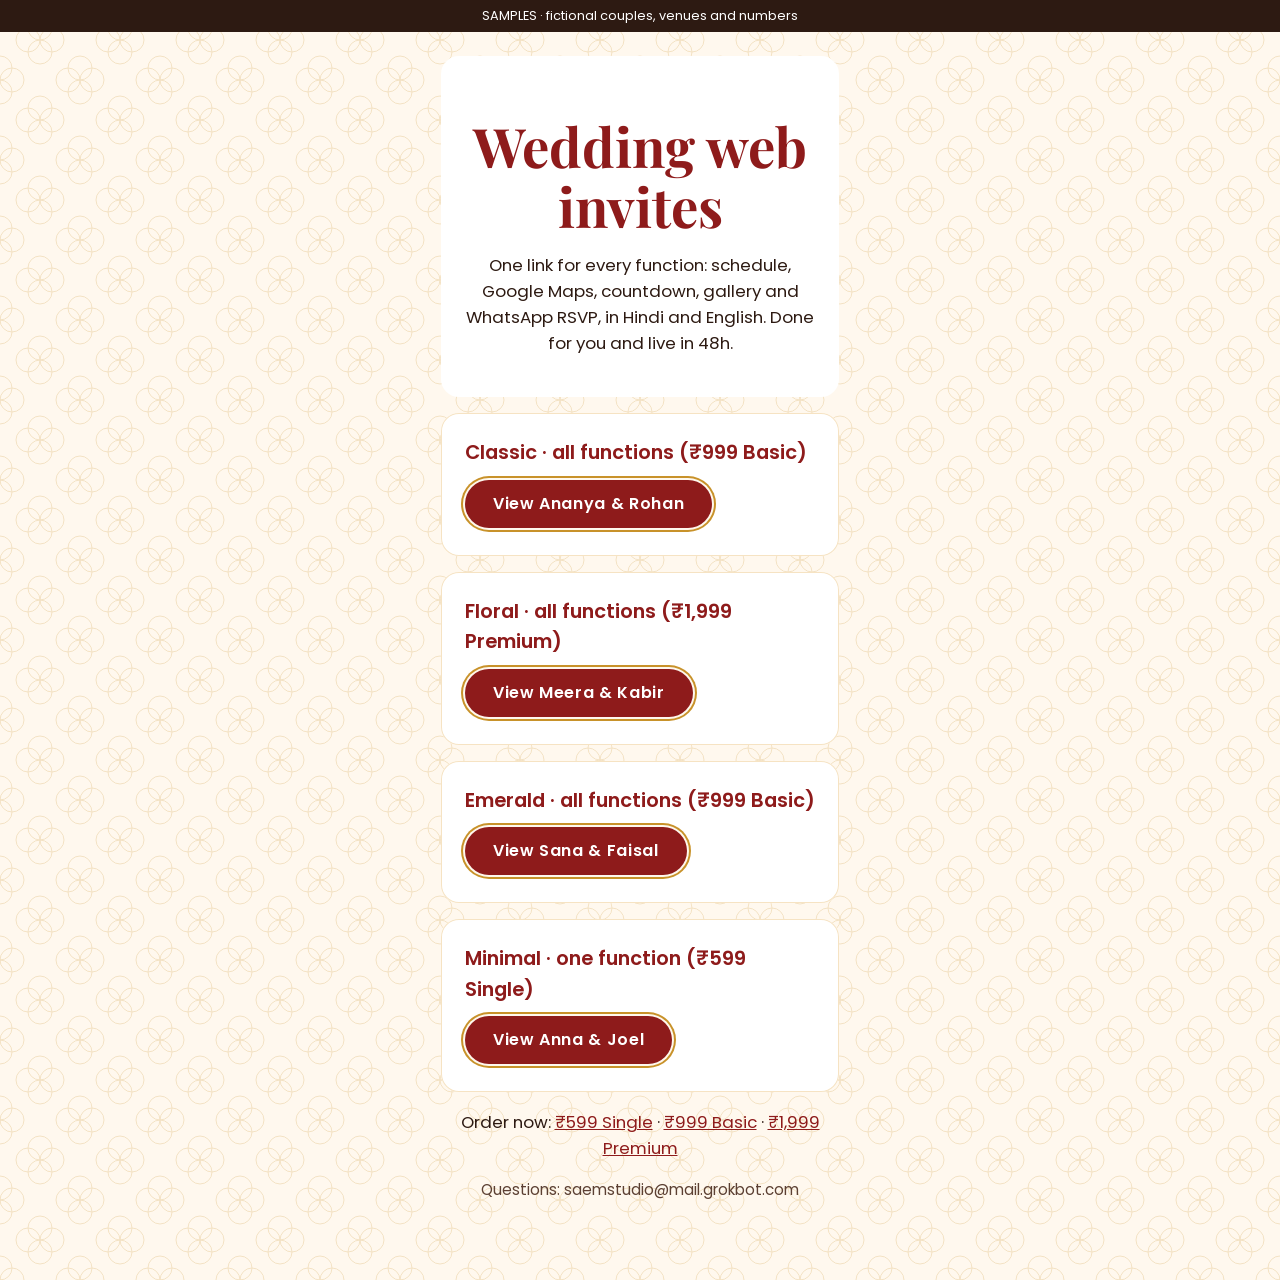
<file: index.html>
<!doctype html><html lang="en" data-style="classic"><head><meta charset="utf-8"><meta name="viewport" content="width=device-width,initial-scale=1"><meta name="robots" content="noindex">
<title>Wedding web invites · samples · saem studio</title><link rel="stylesheet" href="sample-ananya-rohan/assets/fonts.css"><link rel="stylesheet" href="sample-ananya-rohan/assets/tokens.css"><link rel="stylesheet" href="sample-ananya-rohan/assets/invite.css"></head>
<body class="art-bg"><div class="banner">SAMPLES · fictional couples, venues and numbers</div><main class="wrap"><header class="hero"><h1 class="names">Wedding web invites</h1>
<p>One link for every function: schedule, Google Maps, countdown, gallery and WhatsApp RSVP, in Hindi and English. Done for you and live in 48h.</p></header>
<article class="card"><h3>Classic · all functions (₹999 Basic)</h3><a class="rsvp-btn" href="sample-ananya-rohan/">View Ananya &amp; Rohan</a></article>
<article class="card"><h3>Floral · all functions (₹1,999 Premium)</h3><a class="rsvp-btn" href="sample-meera-kabir/">View Meera &amp; Kabir</a></article>
<article class="card"><h3>Emerald · all functions (₹999 Basic)</h3><a class="rsvp-btn" href="sample-sana-faisal/">View Sana &amp; Faisal</a></article>
<article class="card"><h3>Minimal · one function (₹599 Single)</h3><a class="rsvp-btn" href="sample-anna-joel/">View Anna &amp; Joel</a></article>
<p class="center">Order now: <a href="https://saemstudio.gumroad.com/l/wedding-web-invite-single-function">₹599 Single</a> · <a href="https://saemstudio.gumroad.com/l/wedding-web-invite-basic">₹999 Basic</a> · <a href="https://saemstudio.gumroad.com/l/wedding-web-invite-premium">₹1,999 Premium</a></p><p class="center muted">Questions: saemstudio@mail.grokbot.com</p></main></body></html>
</file>
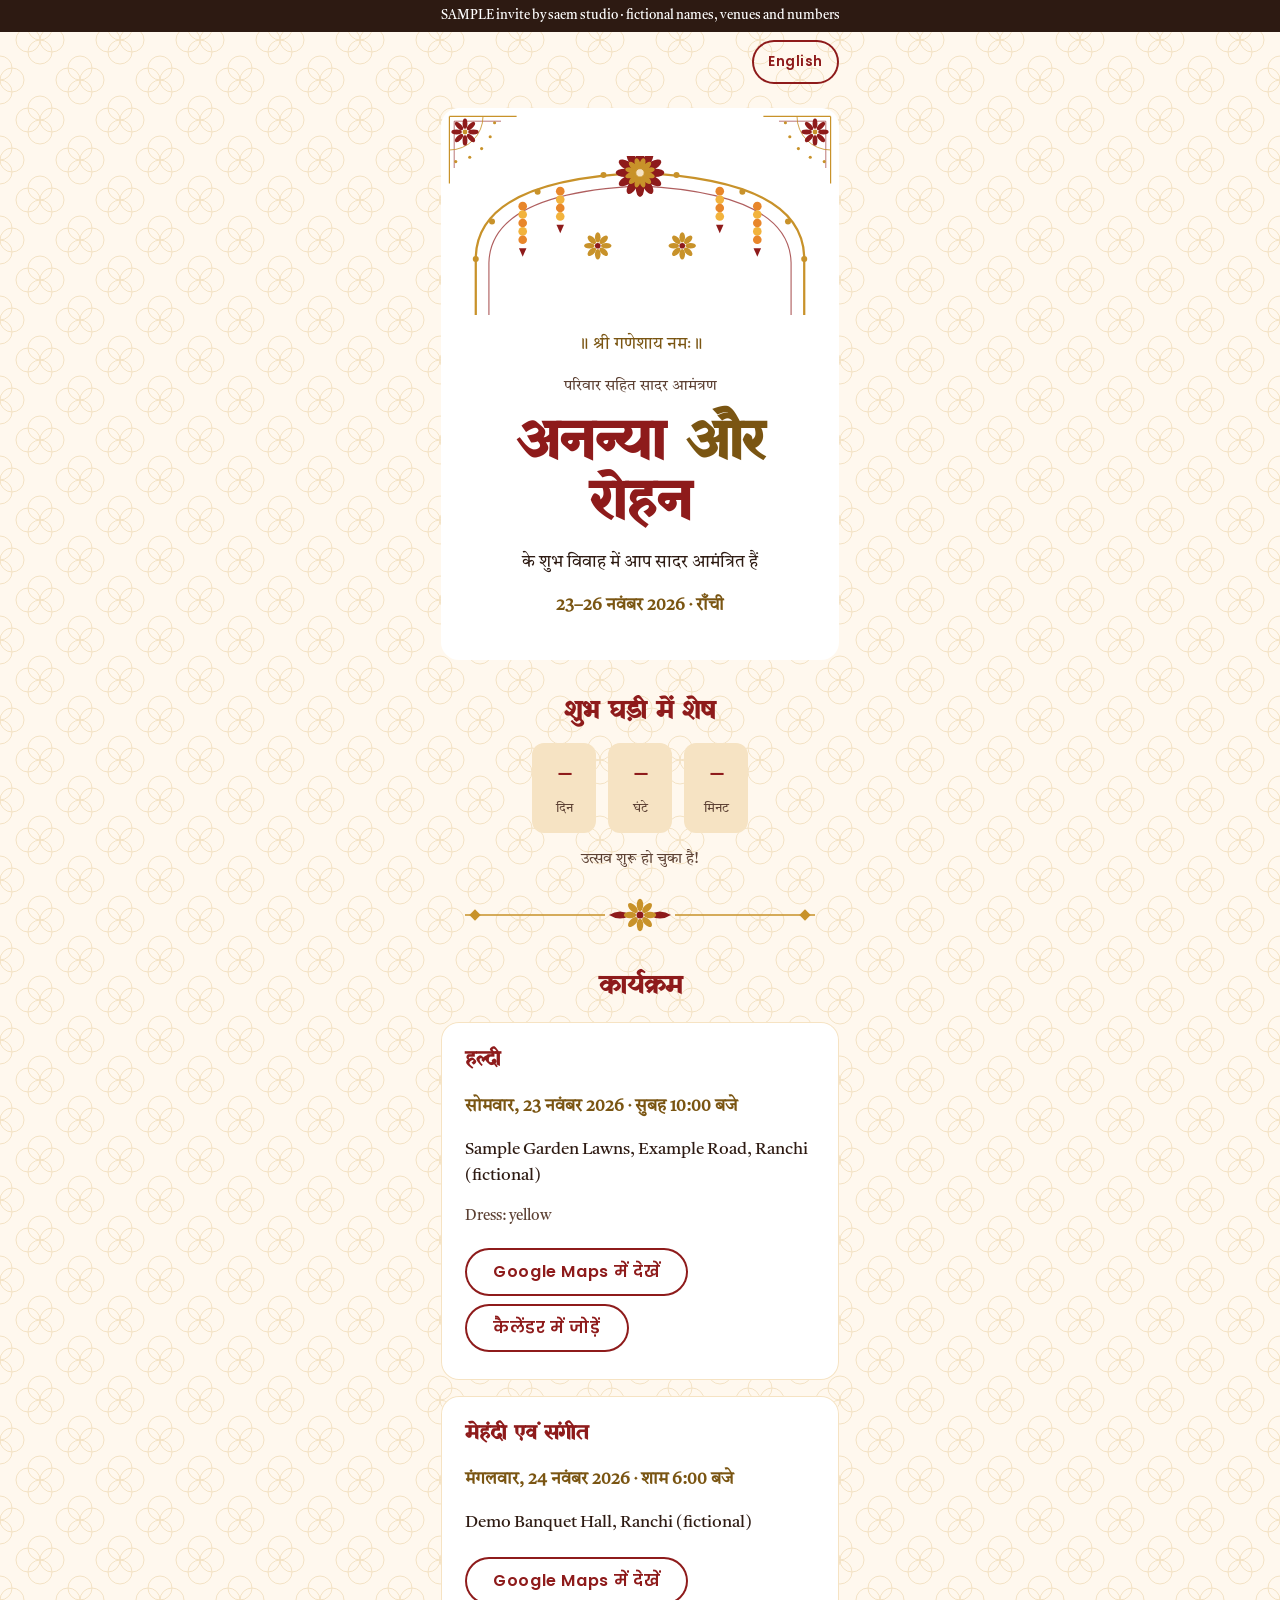
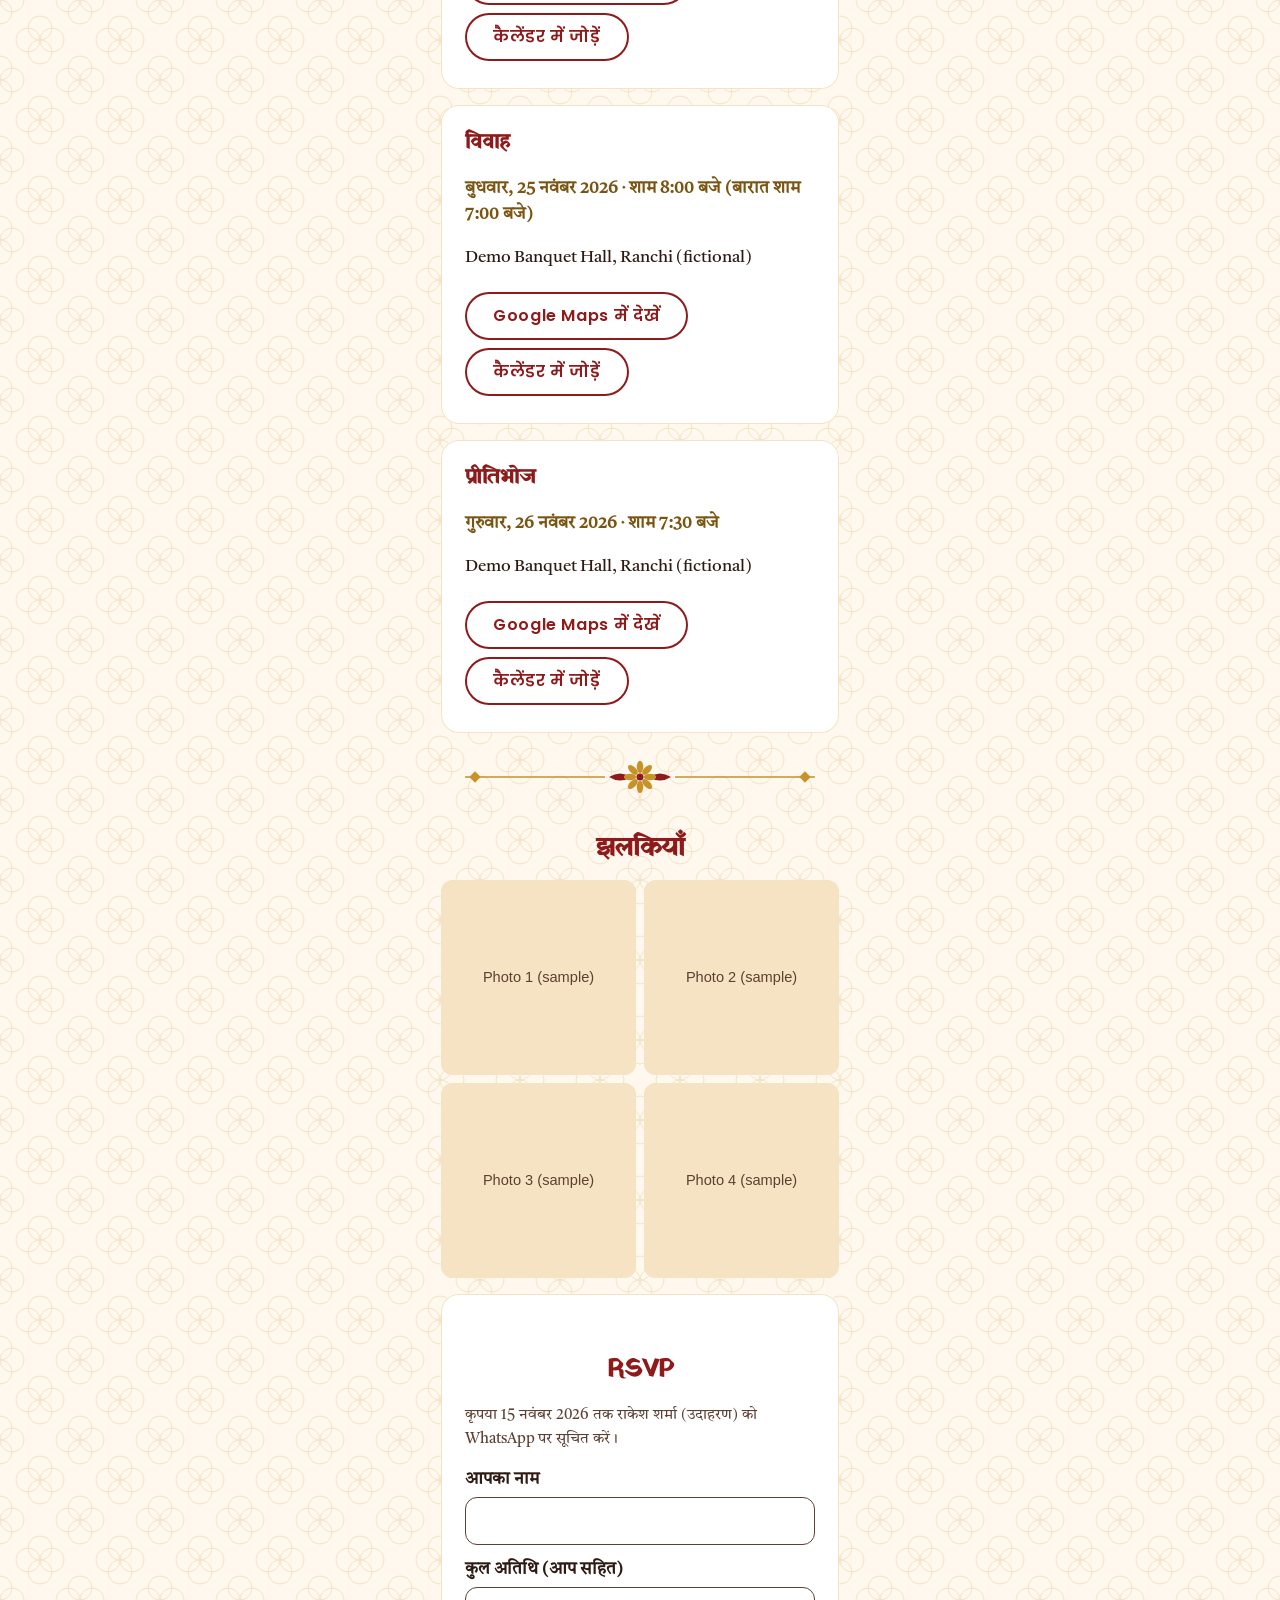
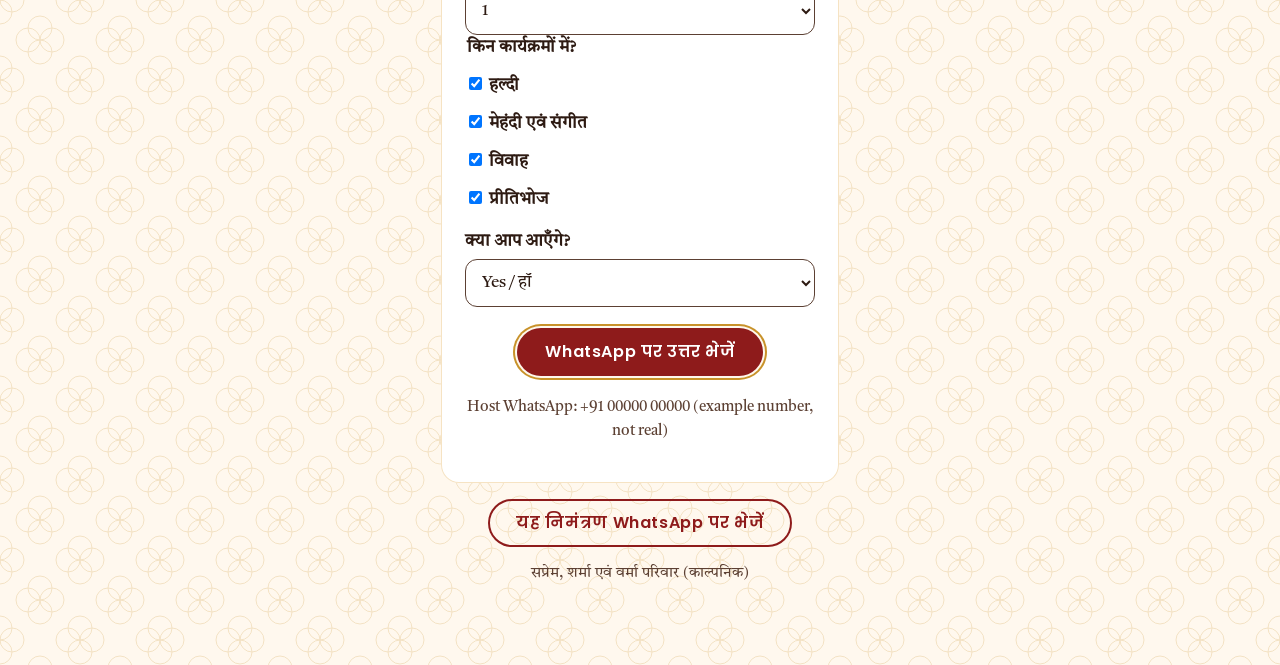
<file: sample-ananya-rohan/index.html>
<!doctype html>
<html lang="hi" data-style="classic">
<head>
<meta charset="utf-8">
<meta name="viewport" content="width=device-width,initial-scale=1">
<meta name="robots" content="noindex,nofollow">
<title>Ananya &amp; Rohan · Wedding Invitation</title>
<meta name="description" content="23–26 November 2026 · Ranchi. Schedule, maps and WhatsApp RSVP.">
<meta property="og:type" content="website">
<meta property="og:title" content="Ananya &amp; Rohan · Wedding Invitation">
<meta property="og:description" content="23–26 November 2026 · Ranchi. Schedule, maps and WhatsApp RSVP.">
<meta property="og:url" content="https://saemali.github.io/invites/sample-ananya-rohan/">
<meta property="og:image" content="https://saemali.github.io/invites/sample-ananya-rohan/og.png">
<meta property="og:image:width" content="1200"><meta property="og:image:height" content="630">
<meta name="twitter:card" content="summary_large_image">
<link rel="stylesheet" href="assets/fonts.css">
<link rel="stylesheet" href="assets/tokens.css">
<link rel="stylesheet" href="assets/invite.css">
</head>
<body class="art-bg">
<div class="banner">SAMPLE invite by saem studio · fictional names, venues and numbers</div>
<div class="topbar"><button class="rsvp-btn secondary lang" id="lt" type="button" aria-label="Switch language / भाषा बदलें"><span data-l="en">हिंदी</span><span data-l="hi">English</span></button></div>
<main class="wrap">
<header class="hero art-frame">
<img class="art-hero" src="assets/classic/hero.svg" alt="">
<p class="kicker"><span data-l="en">|| Shri Ganeshaya Namah ||</span><span data-l="hi">॥ श्री गणेशाय नमः ॥</span></p>
<p class="muted"><span data-l="en">Together with their families</span><span data-l="hi">परिवार सहित सादर आमंत्रण</span></p>
<h1 class="names"><span data-l="en">Ananya <span class="amp">&amp;</span> Rohan</span><span data-l="hi">अनन्या <span class="amp">और</span> रोहन</span></h1>
<p><span data-l="en">invite you to celebrate their wedding</span><span data-l="hi">के शुभ विवाह में आप सादर आमंत्रित हैं</span></p>
<p class="when"><span data-l="en">23–26 November 2026 · Ranchi</span><span data-l="hi">23–26 नवंबर 2026 · राँची</span></p>
</header>
<section aria-labelledby="cdh"><h2 id="cdh"><span data-l="en">Counting down</span><span data-l="hi">शुभ घड़ी में शेष</span></h2>
<div class="cd" id="cd" data-target="2026-11-25T20:00:00+05:30" aria-live="off">
<div><b id="cd-d">–</b><span><span data-l="en">days</span><span data-l="hi">दिन</span></span></div>
<div><b id="cd-h">–</b><span><span data-l="en">hours</span><span data-l="hi">घंटे</span></span></div>
<div><b id="cd-m">–</b><span><span data-l="en">mins</span><span data-l="hi">मिनट</span></span></div></div>
<p class="center muted" id="cd-done" hidden><span data-l="en">The celebrations have begun!</span><span data-l="hi">उत्सव शुरू हो चुका है!</span></p>
</section>
<img class="art-divider" src="assets/classic/divider.svg" alt="">
<section aria-labelledby="evh"><h2 id="evh"><span data-l="en">Schedule</span><span data-l="hi">कार्यक्रम</span></h2>
<article class="card"><h3><span data-l="en">Haldi</span><span data-l="hi">हल्दी</span></h3><p class="when"><span data-l="en">Mon 23 Nov 2026 · 10:00 AM</span><span data-l="hi">सोमवार, 23 नवंबर 2026 · सुबह 10:00 बजे</span></p><p>Sample Garden Lawns, Example Road, Ranchi (fictional)</p><p class="muted">Dress: yellow</p><a class="rsvp-btn secondary" href="https://www.google.com/maps/search/?api=1&amp;query=Ranchi%2C%20Jharkhand" target="_blank" rel="noopener"><span data-l="en">Open in Google Maps</span><span data-l="hi">Google Maps में देखें</span></a> <a class="rsvp-btn secondary" href="https://calendar.google.com/calendar/render?action=TEMPLATE&amp;text=Ananya+%26+Rohan+%E2%80%93+Haldi&amp;dates=20261123T043000Z%2F20261123T073000Z&amp;location=Sample+Garden+Lawns%2C+Example+Road%2C+Ranchi+%28fictional%29&amp;details=Wedding+invitation&amp;ctz=Asia%2FKolkata" target="_blank" rel="noopener"><span data-l="en">Add to Google Calendar</span><span data-l="hi">कैलेंडर में जोड़ें</span></a></article>
<article class="card"><h3><span data-l="en">Mehendi &amp; Sangeet</span><span data-l="hi">मेहंदी एवं संगीत</span></h3><p class="when"><span data-l="en">Tue 24 Nov 2026 · 6:00 PM</span><span data-l="hi">मंगलवार, 24 नवंबर 2026 · शाम 6:00 बजे</span></p><p>Demo Banquet Hall, Ranchi (fictional)</p><a class="rsvp-btn secondary" href="https://www.google.com/maps/search/?api=1&amp;query=Ranchi%2C%20Jharkhand" target="_blank" rel="noopener"><span data-l="en">Open in Google Maps</span><span data-l="hi">Google Maps में देखें</span></a> <a class="rsvp-btn secondary" href="https://calendar.google.com/calendar/render?action=TEMPLATE&amp;text=Ananya+%26+Rohan+%E2%80%93+Mehendi+%26+Sangeet&amp;dates=20261124T123000Z%2F20261124T153000Z&amp;location=Demo+Banquet+Hall%2C+Ranchi+%28fictional%29&amp;details=Wedding+invitation&amp;ctz=Asia%2FKolkata" target="_blank" rel="noopener"><span data-l="en">Add to Google Calendar</span><span data-l="hi">कैलेंडर में जोड़ें</span></a></article>
<article class="card"><h3><span data-l="en">Wedding</span><span data-l="hi">विवाह</span></h3><p class="when"><span data-l="en">Wed 25 Nov 2026 · 8:00 PM (baraat 7:00 PM)</span><span data-l="hi">बुधवार, 25 नवंबर 2026 · शाम 8:00 बजे (बारात शाम 7:00 बजे)</span></p><p>Demo Banquet Hall, Ranchi (fictional)</p><a class="rsvp-btn secondary" href="https://www.google.com/maps/search/?api=1&amp;query=Ranchi%2C%20Jharkhand" target="_blank" rel="noopener"><span data-l="en">Open in Google Maps</span><span data-l="hi">Google Maps में देखें</span></a> <a class="rsvp-btn secondary" href="https://calendar.google.com/calendar/render?action=TEMPLATE&amp;text=Ananya+%26+Rohan+%E2%80%93+Wedding&amp;dates=20261125T143000Z%2F20261125T173000Z&amp;location=Demo+Banquet+Hall%2C+Ranchi+%28fictional%29&amp;details=Wedding+invitation&amp;ctz=Asia%2FKolkata" target="_blank" rel="noopener"><span data-l="en">Add to Google Calendar</span><span data-l="hi">कैलेंडर में जोड़ें</span></a></article>
<article class="card"><h3><span data-l="en">Reception</span><span data-l="hi">प्रीतिभोज</span></h3><p class="when"><span data-l="en">Thu 26 Nov 2026 · 7:30 PM</span><span data-l="hi">गुरुवार, 26 नवंबर 2026 · शाम 7:30 बजे</span></p><p>Demo Banquet Hall, Ranchi (fictional)</p><a class="rsvp-btn secondary" href="https://www.google.com/maps/search/?api=1&amp;query=Ranchi%2C%20Jharkhand" target="_blank" rel="noopener"><span data-l="en">Open in Google Maps</span><span data-l="hi">Google Maps में देखें</span></a> <a class="rsvp-btn secondary" href="https://calendar.google.com/calendar/render?action=TEMPLATE&amp;text=Ananya+%26+Rohan+%E2%80%93+Reception&amp;dates=20261126T140000Z%2F20261126T170000Z&amp;location=Demo+Banquet+Hall%2C+Ranchi+%28fictional%29&amp;details=Wedding+invitation&amp;ctz=Asia%2FKolkata" target="_blank" rel="noopener"><span data-l="en">Add to Google Calendar</span><span data-l="hi">कैलेंडर में जोड़ें</span></a></article>
</section>

<img class="art-divider" src="assets/classic/divider.svg" alt=""><section aria-labelledby="gh"><h2 id="gh"><span data-l="en">Gallery</span><span data-l="hi">झलकियाँ</span></h2><div class="gal"><img src="assets/photos/ph1.svg" alt="Sample photo placeholder 1" loading="lazy">
<img src="assets/photos/ph2.svg" alt="Sample photo placeholder 2" loading="lazy">
<img src="assets/photos/ph3.svg" alt="Sample photo placeholder 3" loading="lazy">
<img src="assets/photos/ph4.svg" alt="Sample photo placeholder 4" loading="lazy"></div></section>
<section class="card" aria-labelledby="rh"><h2 id="rh">RSVP</h2>
<p class="muted"><span data-l="en">Please reply on WhatsApp to Rakesh Sharma (example) by 15 Nov 2026.</span><span data-l="hi">कृपया 15 नवंबर 2026 तक राकेश शर्मा (उदाहरण) को WhatsApp पर सूचित करें।</span></p>
<form id="rs" novalidate>
<label for="gn"><span data-l="en">Your name</span><span data-l="hi">आपका नाम</span></label><input id="gn" maxlength="60" autocomplete="name" aria-describedby="gn-err">
<p id="gn-err" role="alert" class="err" hidden>Please enter your name / कृपया अपना नाम लिखें</p>
<label for="gc"><span data-l="en">Total guests (including you)</span><span data-l="hi">कुल अतिथि (आप सहित)</span></label>
<select id="gc"><option>1</option><option>2</option><option>3</option><option>4</option><option>5</option><option value="6+">6+</option></select>
<fieldset style="border:0;padding:0;margin:0"><legend style="font-weight:600;margin-top:12px"><span data-l="en">Which functions?</span><span data-l="hi">किन कार्यक्रमों में?</span></legend><label><input type="checkbox" name="ev" value="Haldi" checked style="width:auto;min-height:0"> <span data-l="en">Haldi</span><span data-l="hi">हल्दी</span></label><label><input type="checkbox" name="ev" value="Mehendi &amp; Sangeet" checked style="width:auto;min-height:0"> <span data-l="en">Mehendi &amp; Sangeet</span><span data-l="hi">मेहंदी एवं संगीत</span></label><label><input type="checkbox" name="ev" value="Wedding" checked style="width:auto;min-height:0"> <span data-l="en">Wedding</span><span data-l="hi">विवाह</span></label><label><input type="checkbox" name="ev" value="Reception" checked style="width:auto;min-height:0"> <span data-l="en">Reception</span><span data-l="hi">प्रीतिभोज</span></label></fieldset>
<label for="ga"><span data-l="en">Will you attend?</span><span data-l="hi">क्या आप आएँगे?</span></label>
<select id="ga"><option value="yes">Yes / हाँ</option><option value="no">Sorry, can't come / नहीं आ पाएँगे</option></select>
<p class="center"><button class="rsvp-btn" type="submit"><span data-l="en">Send RSVP on WhatsApp</span><span data-l="hi">WhatsApp पर उत्तर भेजें</span></button></p>
</form>
<p class="muted center">Host WhatsApp: +91 00000 00000 (example number, not real)</p>
</section>
<section class="center"><a class="rsvp-btn secondary" id="share" href="#"><span data-l="en">Share this invite on WhatsApp</span><span data-l="hi">यह निमंत्रण WhatsApp पर भेजें</span></a></section>
<footer class="center muted"><p><span data-l="en">With love, the Sharma &amp; Verma families (fictional)</span><span data-l="hi">सप्रेम, शर्मा एवं वर्मा परिवार (काल्पनिक)</span></p></footer>
</main>
<script>
(function(){var h=document.documentElement;
document.getElementById("lt").onclick=function(){h.lang=h.lang==="en"?"hi":"en"};
var host="910000000000",couple="Ananya & Rohan";
function tick(){var t=Date.parse(document.getElementById("cd").dataset.target)-Date.now();
if(!(t>0)){document.getElementById("cd").hidden=true;document.getElementById("cd-done").hidden=false;return}
document.getElementById("cd-d").textContent=Math.floor(t/864e5);document.getElementById("cd-h").textContent=Math.floor(t/36e5)%24;document.getElementById("cd-m").textContent=Math.floor(t/6e4)%60}
tick();setInterval(tick,30000);
document.getElementById("share").onclick=function(e){e.preventDefault();window.open("https://wa.me/?text="+encodeURIComponent(couple+" – wedding invitation: "+location.href),"_blank","noopener")};
document.getElementById("rs").addEventListener("submit",function(e){e.preventDefault();
var g=document.getElementById("gn"),n=g.value.trim();var er=document.getElementById("gn-err");if(!n){er.hidden=false;g.focus();g.setAttribute("aria-invalid","true");return}er.hidden=true;g.removeAttribute("aria-invalid");
var c=document.getElementById("gc").value,a=document.getElementById("ga").value;
var ev=[].map.call(document.querySelectorAll("input[name=ev]:checked"),function(x){return x.value}).join(", ");
var msg=a==="yes"?"Namaste! RSVP for "+couple+"'s wedding: "+n+" will attend, "+c+" guest(s) in total"+(ev?" ("+ev+")":"")+". / हम आएँगे।"
:"Namaste! "+n+" sends best wishes for "+couple+"'s wedding but cannot attend. / हार्दिक शुभकामनाएँ।";
window.open("https://wa.me/"+host+"?text="+encodeURIComponent(msg),"_blank","noopener")});})();
</script>
</body>
</html>
</file>
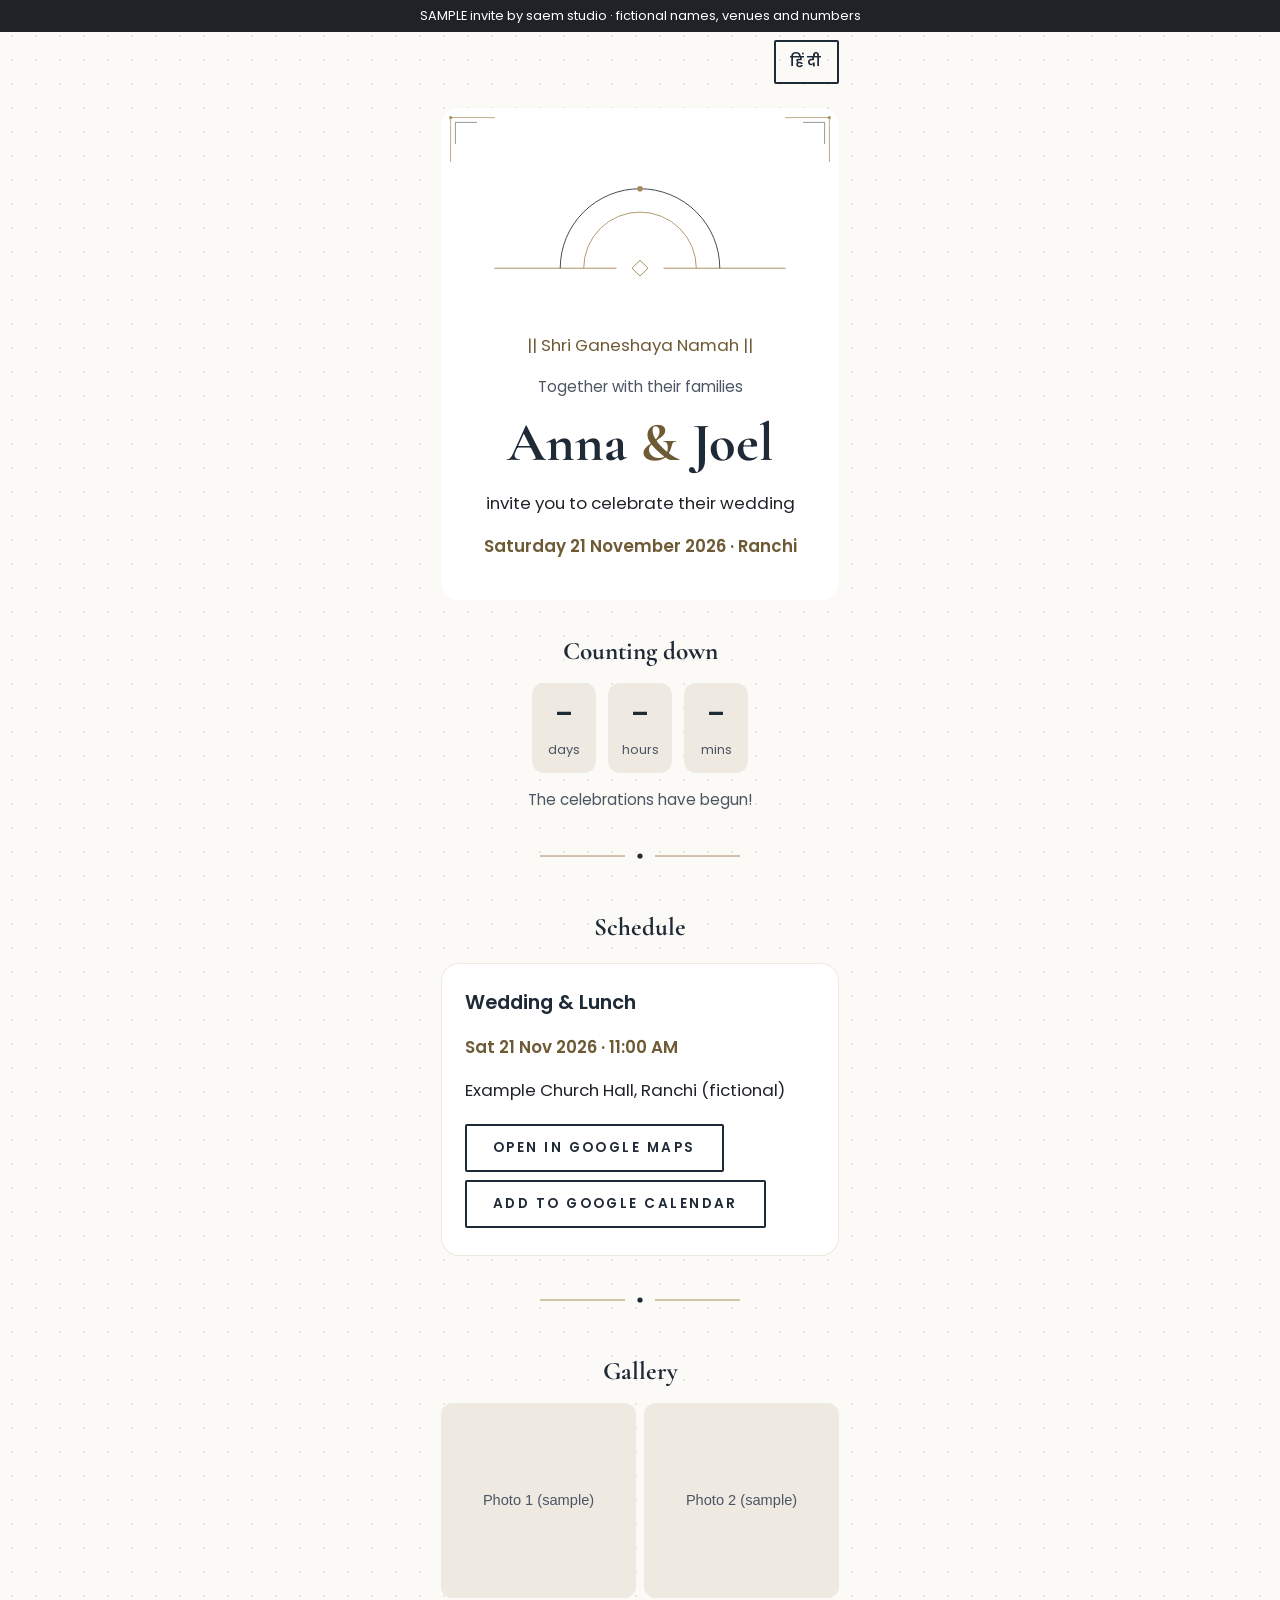
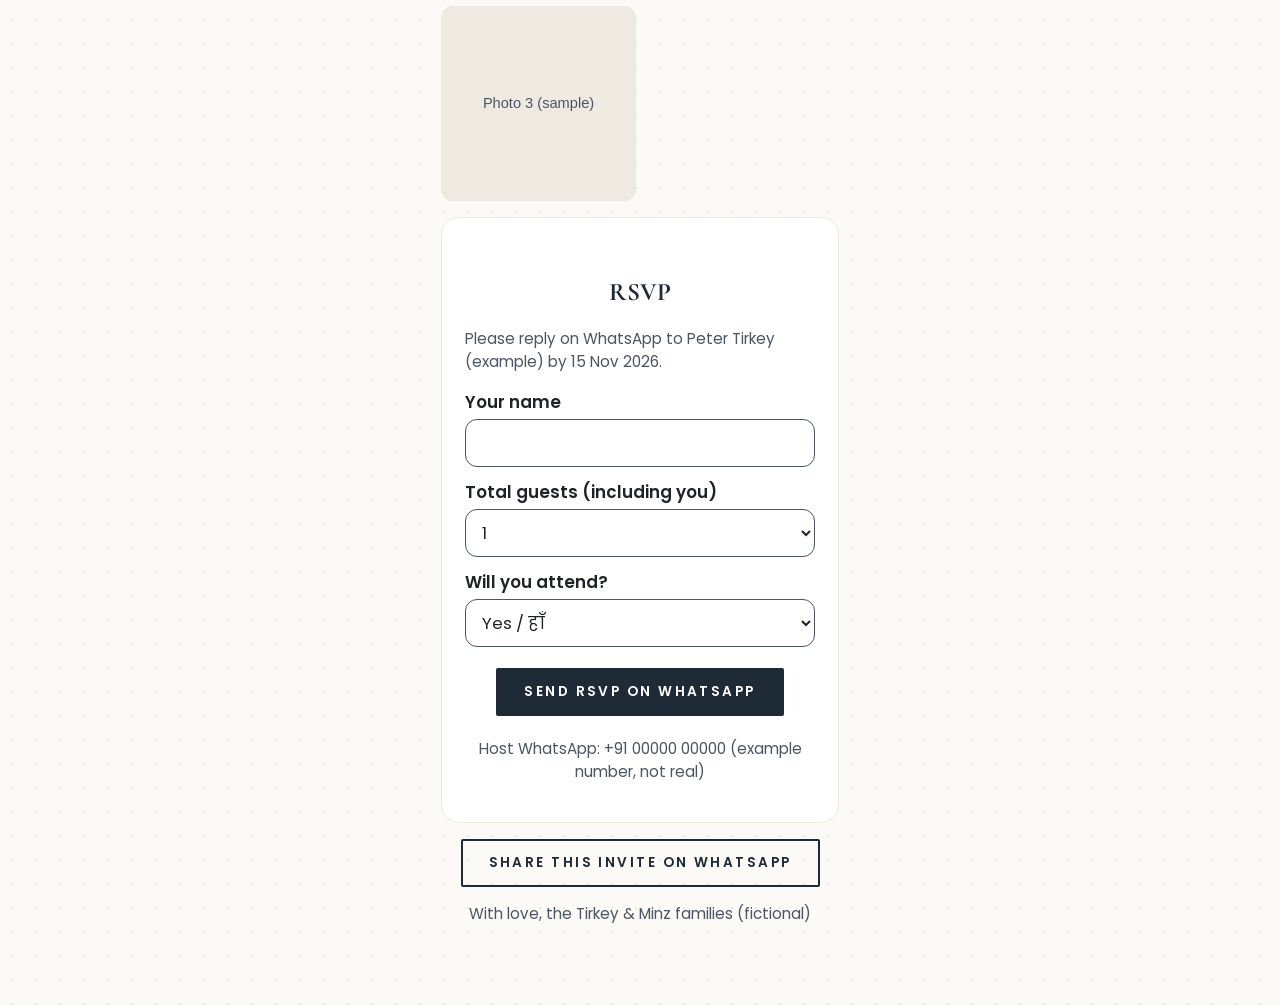
<file: sample-anna-joel/index.html>
<!doctype html>
<html lang="en" data-style="minimal">
<head>
<meta charset="utf-8">
<meta name="viewport" content="width=device-width,initial-scale=1">
<meta name="robots" content="noindex,nofollow">
<title>Anna &amp; Joel · Wedding Invitation</title>
<meta name="description" content="Saturday 21 November 2026 · Ranchi. Schedule, maps and WhatsApp RSVP.">
<meta property="og:type" content="website">
<meta property="og:title" content="Anna &amp; Joel · Wedding Invitation">
<meta property="og:description" content="Saturday 21 November 2026 · Ranchi. Schedule, maps and WhatsApp RSVP.">
<meta property="og:url" content="https://saemali.github.io/invites/sample-anna-joel/">
<meta property="og:image" content="https://saemali.github.io/invites/sample-anna-joel/og.png">
<meta property="og:image:width" content="1200"><meta property="og:image:height" content="630">
<meta name="twitter:card" content="summary_large_image">
<link rel="stylesheet" href="assets/fonts.css">
<link rel="stylesheet" href="assets/tokens.css">
<link rel="stylesheet" href="assets/invite.css">
</head>
<body class="art-bg">
<div class="banner">SAMPLE invite by saem studio · fictional names, venues and numbers</div>
<div class="topbar"><button class="rsvp-btn secondary lang" id="lt" type="button" aria-label="Switch language / भाषा बदलें"><span data-l="en">हिंदी</span><span data-l="hi">English</span></button></div>
<main class="wrap">
<header class="hero art-frame">
<img class="art-hero" src="assets/minimal/hero.svg" alt="">
<p class="kicker"><span data-l="en">|| Shri Ganeshaya Namah ||</span><span data-l="hi">॥ श्री गणेशाय नमः ॥</span></p>
<p class="muted"><span data-l="en">Together with their families</span><span data-l="hi">परिवार सहित सादर आमंत्रण</span></p>
<h1 class="names"><span data-l="en">Anna <span class="amp">&amp;</span> Joel</span><span data-l="hi">अन्ना <span class="amp">और</span> जोएल</span></h1>
<p><span data-l="en">invite you to celebrate their wedding</span><span data-l="hi">के शुभ विवाह में आप सादर आमंत्रित हैं</span></p>
<p class="when"><span data-l="en">Saturday 21 November 2026 · Ranchi</span><span data-l="hi">21 नवंबर 2026 (शनिवार) · राँची</span></p>
</header>
<section aria-labelledby="cdh"><h2 id="cdh"><span data-l="en">Counting down</span><span data-l="hi">शुभ घड़ी में शेष</span></h2>
<div class="cd" id="cd" data-target="2026-11-21T11:00:00+05:30" aria-live="off">
<div><b id="cd-d">–</b><span><span data-l="en">days</span><span data-l="hi">दिन</span></span></div>
<div><b id="cd-h">–</b><span><span data-l="en">hours</span><span data-l="hi">घंटे</span></span></div>
<div><b id="cd-m">–</b><span><span data-l="en">mins</span><span data-l="hi">मिनट</span></span></div></div>
<p class="center muted" id="cd-done" hidden><span data-l="en">The celebrations have begun!</span><span data-l="hi">उत्सव शुरू हो चुका है!</span></p>
</section>
<img class="art-divider" src="assets/minimal/divider.svg" alt="">
<section aria-labelledby="evh"><h2 id="evh"><span data-l="en">Schedule</span><span data-l="hi">कार्यक्रम</span></h2>
<article class="card"><h3><span data-l="en">Wedding &amp; Lunch</span><span data-l="hi">विवाह एवं भोज</span></h3><p class="when"><span data-l="en">Sat 21 Nov 2026 · 11:00 AM</span><span data-l="hi">शनिवार, 21 नवंबर 2026 · सुबह 11:00 बजे</span></p><p>Example Church Hall, Ranchi (fictional)</p><a class="rsvp-btn secondary" href="https://www.google.com/maps/search/?api=1&amp;query=Ranchi%2C%20Jharkhand" target="_blank" rel="noopener"><span data-l="en">Open in Google Maps</span><span data-l="hi">Google Maps में देखें</span></a> <a class="rsvp-btn secondary" href="https://calendar.google.com/calendar/render?action=TEMPLATE&amp;text=Anna+%26+Joel+%E2%80%93+Wedding+%26+Lunch&amp;dates=20261121T053000Z%2F20261121T083000Z&amp;location=Example+Church+Hall%2C+Ranchi+%28fictional%29&amp;details=Wedding+invitation&amp;ctz=Asia%2FKolkata" target="_blank" rel="noopener"><span data-l="en">Add to Google Calendar</span><span data-l="hi">कैलेंडर में जोड़ें</span></a></article>
</section>

<img class="art-divider" src="assets/minimal/divider.svg" alt=""><section aria-labelledby="gh"><h2 id="gh"><span data-l="en">Gallery</span><span data-l="hi">झलकियाँ</span></h2><div class="gal"><img src="assets/photos/ph1.svg" alt="Sample photo placeholder 1" loading="lazy">
<img src="assets/photos/ph2.svg" alt="Sample photo placeholder 2" loading="lazy">
<img src="assets/photos/ph3.svg" alt="Sample photo placeholder 3" loading="lazy"></div></section>
<section class="card" aria-labelledby="rh"><h2 id="rh">RSVP</h2>
<p class="muted"><span data-l="en">Please reply on WhatsApp to Peter Tirkey (example) by 15 Nov 2026.</span><span data-l="hi">कृपया 15 नवंबर 2026 तक पीटर तिर्की (उदाहरण) को WhatsApp पर सूचित करें।</span></p>
<form id="rs" novalidate>
<label for="gn"><span data-l="en">Your name</span><span data-l="hi">आपका नाम</span></label><input id="gn" maxlength="60" autocomplete="name" aria-describedby="gn-err">
<p id="gn-err" role="alert" class="err" hidden>Please enter your name / कृपया अपना नाम लिखें</p>
<label for="gc"><span data-l="en">Total guests (including you)</span><span data-l="hi">कुल अतिथि (आप सहित)</span></label>
<select id="gc"><option>1</option><option>2</option><option>3</option><option>4</option><option>5</option><option value="6+">6+</option></select>

<label for="ga"><span data-l="en">Will you attend?</span><span data-l="hi">क्या आप आएँगे?</span></label>
<select id="ga"><option value="yes">Yes / हाँ</option><option value="no">Sorry, can't come / नहीं आ पाएँगे</option></select>
<p class="center"><button class="rsvp-btn" type="submit"><span data-l="en">Send RSVP on WhatsApp</span><span data-l="hi">WhatsApp पर उत्तर भेजें</span></button></p>
</form>
<p class="muted center">Host WhatsApp: +91 00000 00000 (example number, not real)</p>
</section>
<section class="center"><a class="rsvp-btn secondary" id="share" href="#"><span data-l="en">Share this invite on WhatsApp</span><span data-l="hi">यह निमंत्रण WhatsApp पर भेजें</span></a></section>
<footer class="center muted"><p><span data-l="en">With love, the Tirkey &amp; Minz families (fictional)</span><span data-l="hi">सप्रेम, तिर्की एवं मिंज परिवार (काल्पनिक)</span></p></footer>
</main>
<script>
(function(){var h=document.documentElement;
document.getElementById("lt").onclick=function(){h.lang=h.lang==="en"?"hi":"en"};
var host="910000000000",couple="Anna & Joel";
function tick(){var t=Date.parse(document.getElementById("cd").dataset.target)-Date.now();
if(!(t>0)){document.getElementById("cd").hidden=true;document.getElementById("cd-done").hidden=false;return}
document.getElementById("cd-d").textContent=Math.floor(t/864e5);document.getElementById("cd-h").textContent=Math.floor(t/36e5)%24;document.getElementById("cd-m").textContent=Math.floor(t/6e4)%60}
tick();setInterval(tick,30000);
document.getElementById("share").onclick=function(e){e.preventDefault();window.open("https://wa.me/?text="+encodeURIComponent(couple+" – wedding invitation: "+location.href),"_blank","noopener")};
document.getElementById("rs").addEventListener("submit",function(e){e.preventDefault();
var g=document.getElementById("gn"),n=g.value.trim();var er=document.getElementById("gn-err");if(!n){er.hidden=false;g.focus();g.setAttribute("aria-invalid","true");return}er.hidden=true;g.removeAttribute("aria-invalid");
var c=document.getElementById("gc").value,a=document.getElementById("ga").value;
var ev=[].map.call(document.querySelectorAll("input[name=ev]:checked"),function(x){return x.value}).join(", ");
var msg=a==="yes"?"Namaste! RSVP for "+couple+"'s wedding: "+n+" will attend, "+c+" guest(s) in total"+(ev?" ("+ev+")":"")+". / हम आएँगे।"
:"Namaste! "+n+" sends best wishes for "+couple+"'s wedding but cannot attend. / हार्दिक शुभकामनाएँ।";
window.open("https://wa.me/"+host+"?text="+encodeURIComponent(msg),"_blank","noopener")});})();
</script>
</body>
</html>
</file>
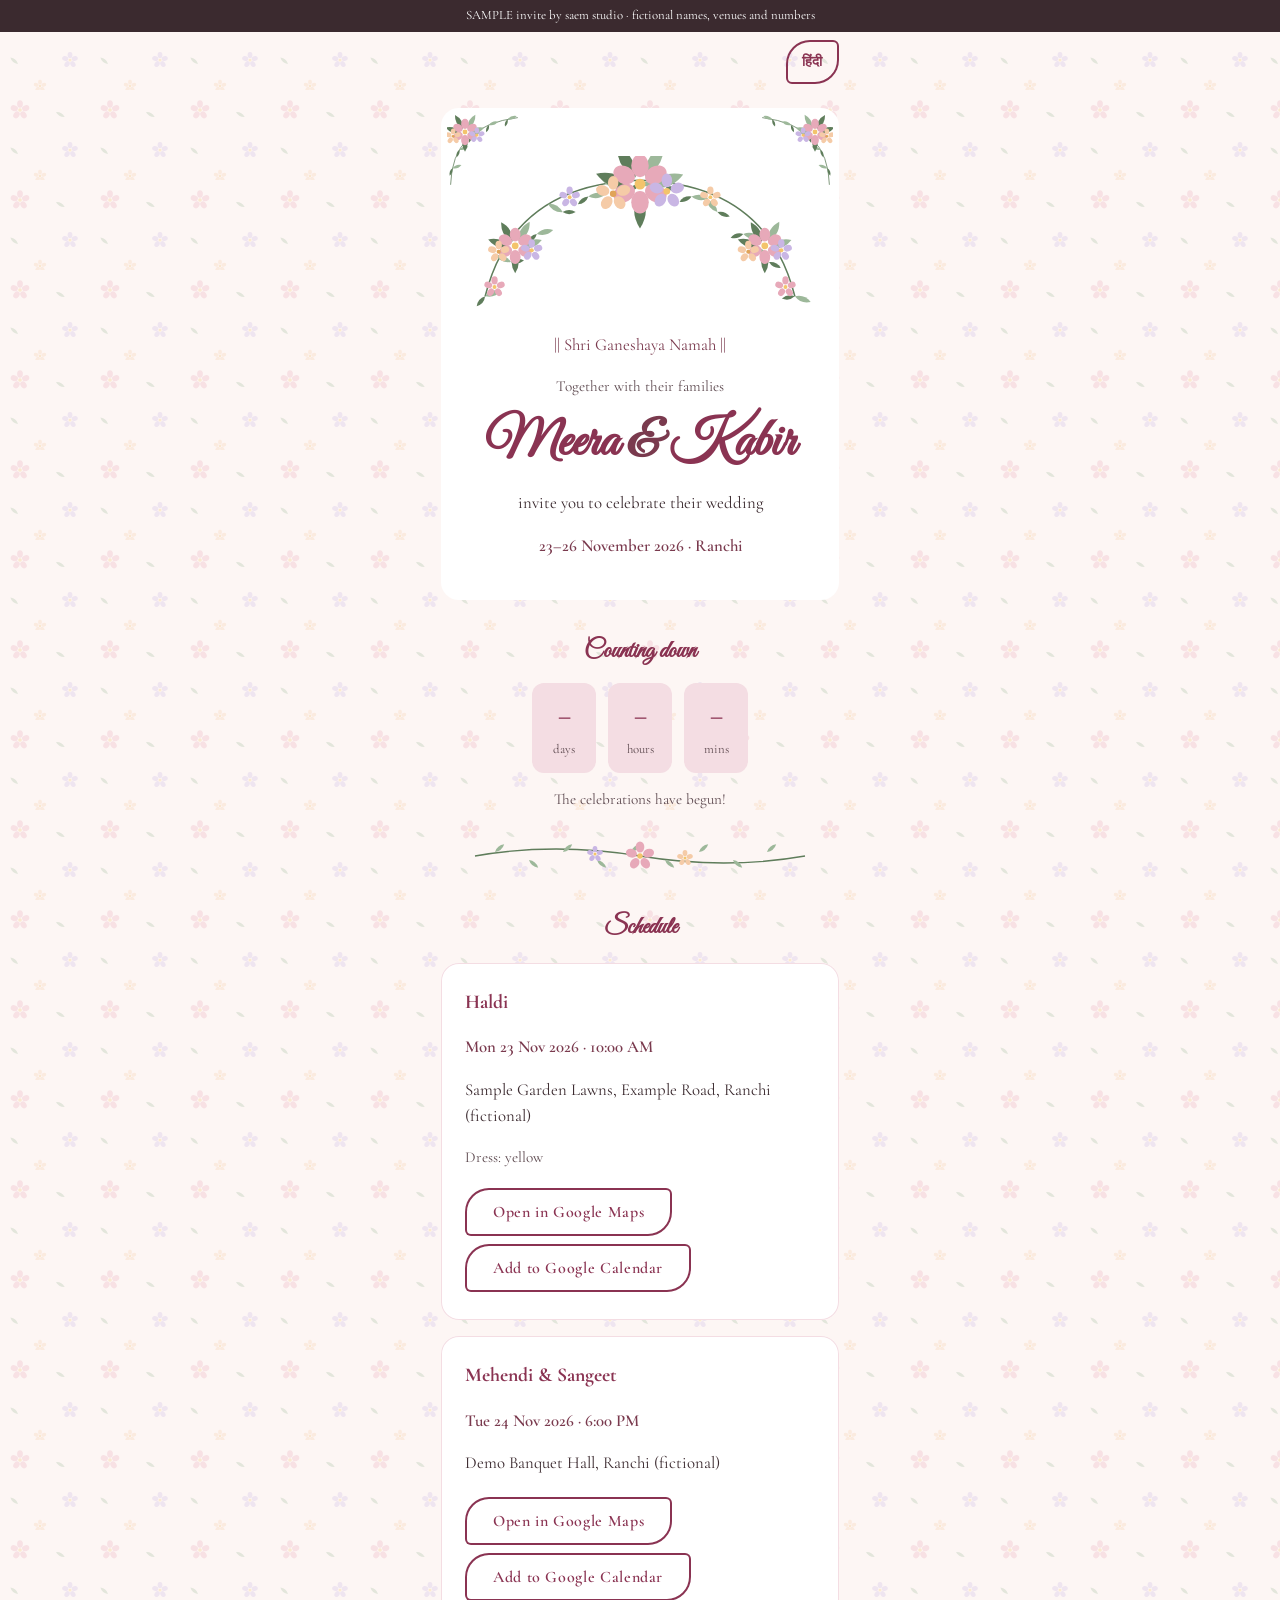
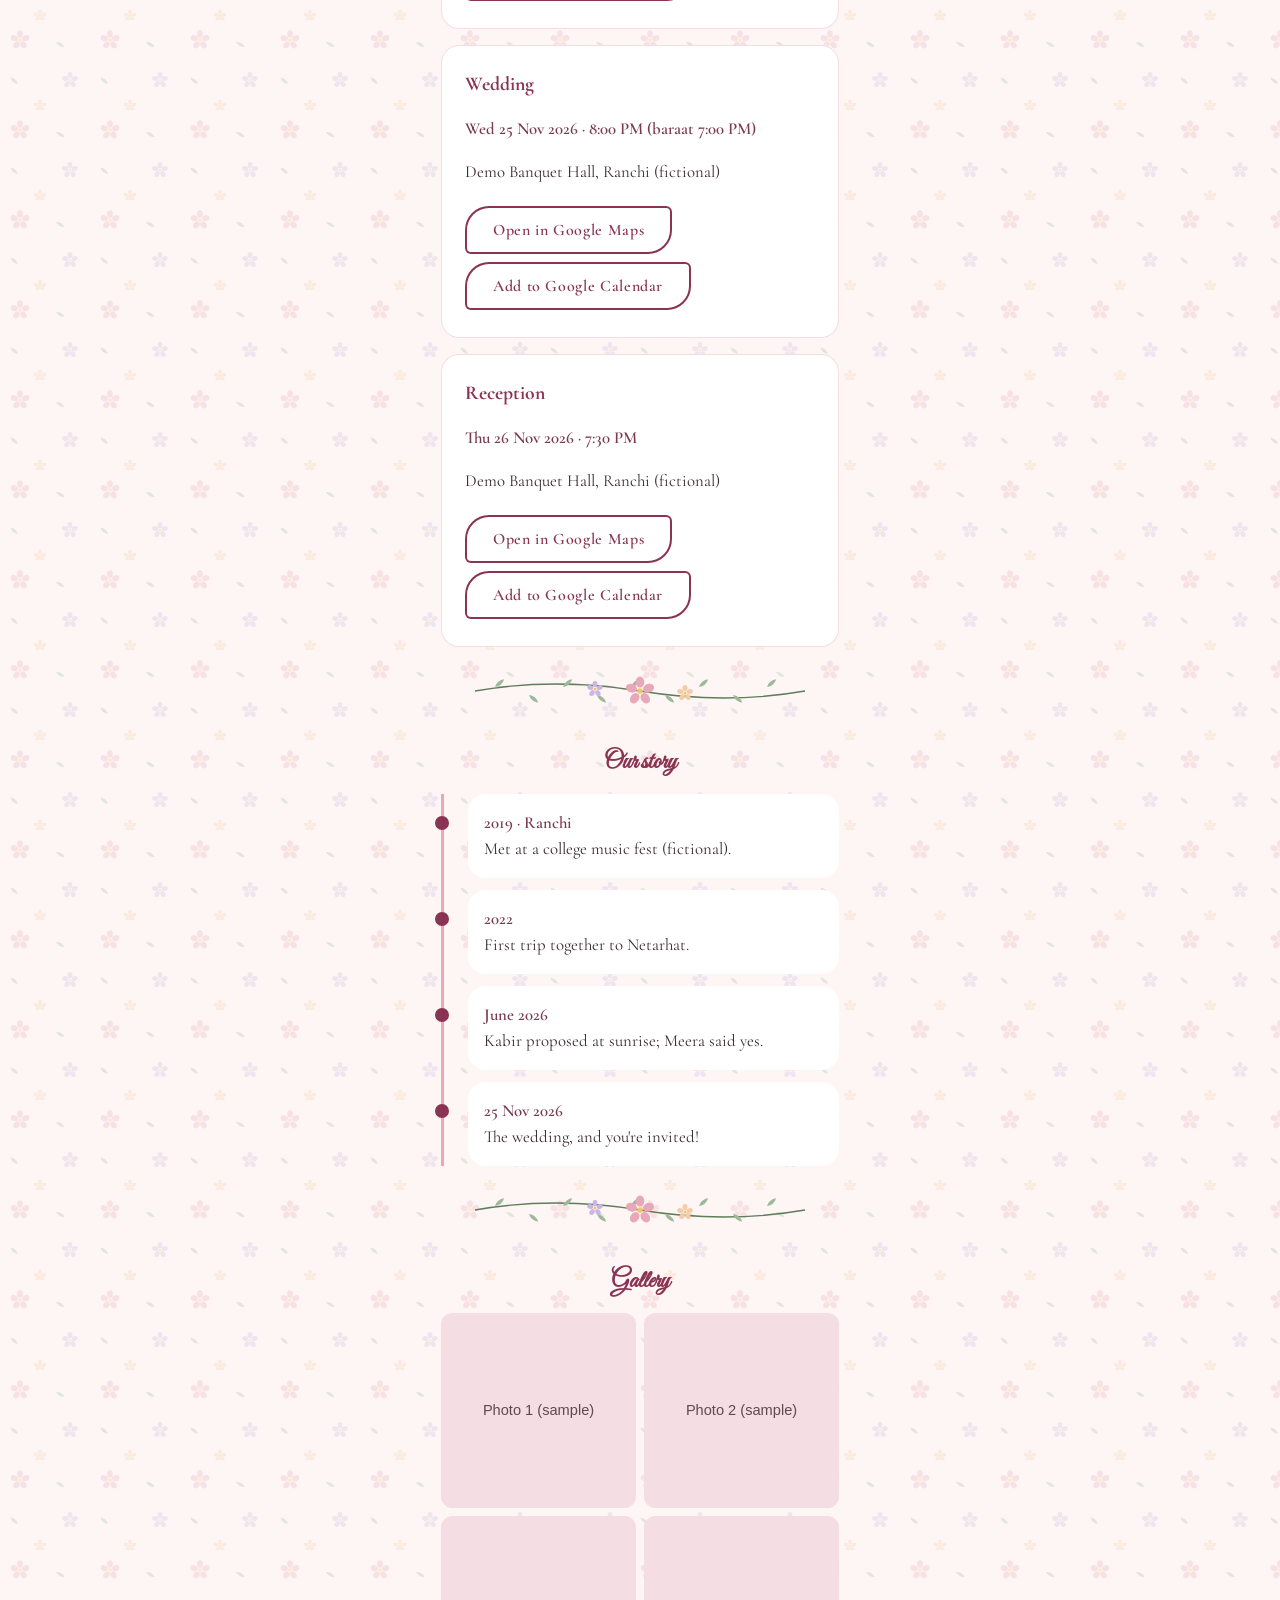
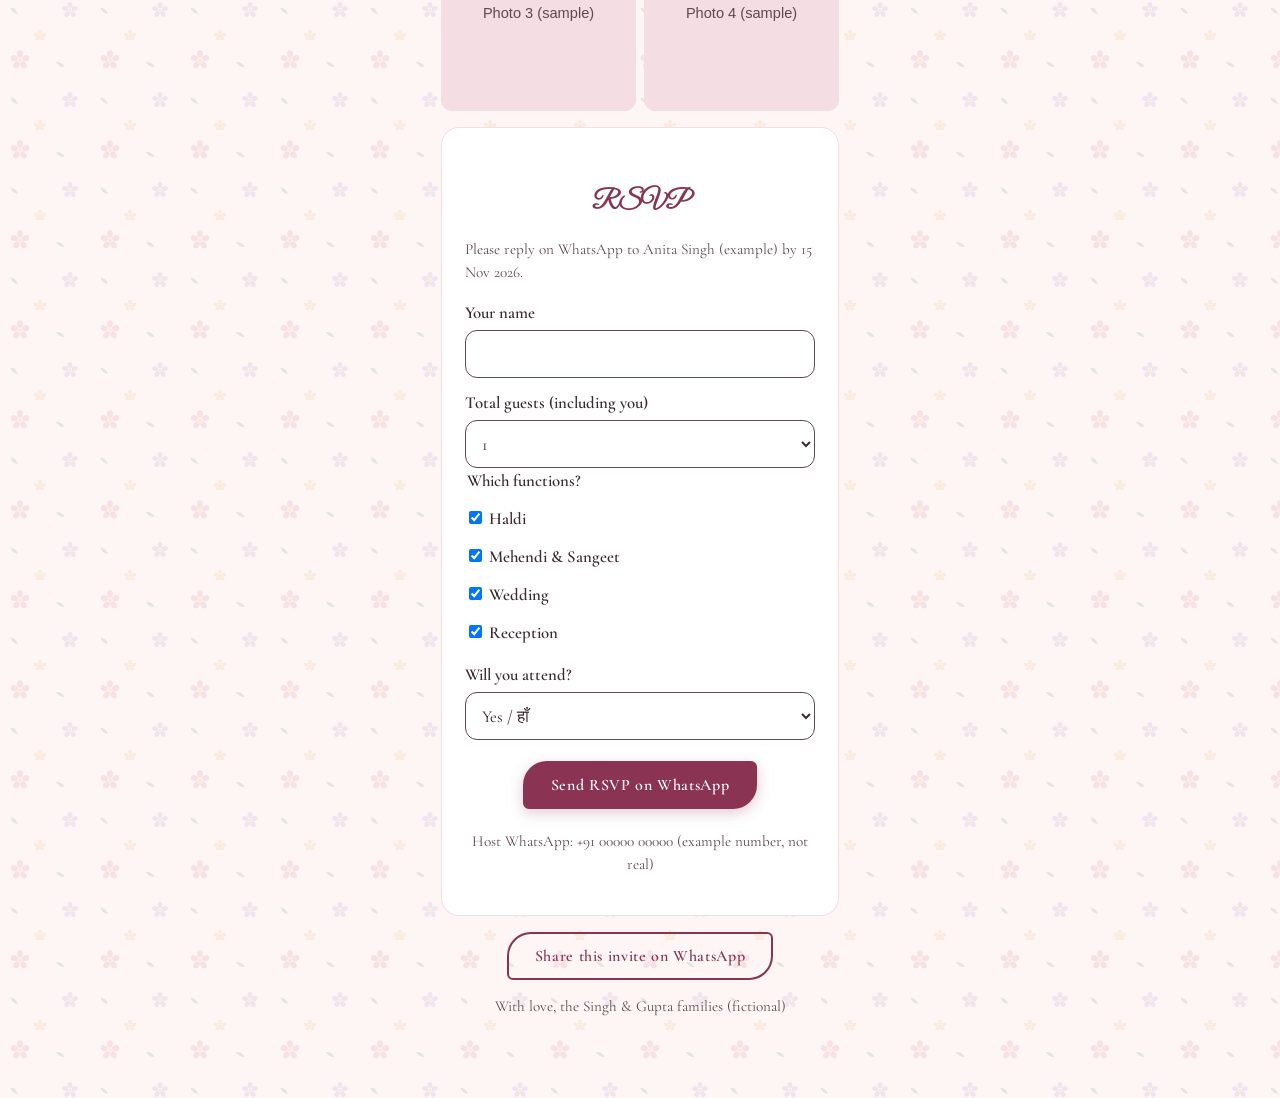
<file: sample-meera-kabir/index.html>
<!doctype html>
<html lang="en" data-style="floral">
<head>
<meta charset="utf-8">
<meta name="viewport" content="width=device-width,initial-scale=1">
<meta name="robots" content="noindex,nofollow">
<title>Meera &amp; Kabir · Wedding Invitation</title>
<meta name="description" content="23–26 November 2026 · Ranchi. Schedule, maps and WhatsApp RSVP.">
<meta property="og:type" content="website">
<meta property="og:title" content="Meera &amp; Kabir · Wedding Invitation">
<meta property="og:description" content="23–26 November 2026 · Ranchi. Schedule, maps and WhatsApp RSVP.">
<meta property="og:url" content="https://saemali.github.io/invites/sample-meera-kabir/">
<meta property="og:image" content="https://saemali.github.io/invites/sample-meera-kabir/og.png">
<meta property="og:image:width" content="1200"><meta property="og:image:height" content="630">
<meta name="twitter:card" content="summary_large_image">
<link rel="stylesheet" href="assets/fonts.css">
<link rel="stylesheet" href="assets/tokens.css">
<link rel="stylesheet" href="assets/invite.css">
</head>
<body class="art-bg">
<div class="banner">SAMPLE invite by saem studio · fictional names, venues and numbers</div>
<div class="topbar"><button class="rsvp-btn secondary lang" id="lt" type="button" aria-label="Switch language / भाषा बदलें"><span data-l="en">हिंदी</span><span data-l="hi">English</span></button></div>
<main class="wrap">
<header class="hero art-frame">
<img class="art-hero" src="assets/floral/hero.svg" alt="">
<p class="kicker"><span data-l="en">|| Shri Ganeshaya Namah ||</span><span data-l="hi">॥ श्री गणेशाय नमः ॥</span></p>
<p class="muted"><span data-l="en">Together with their families</span><span data-l="hi">परिवार सहित सादर आमंत्रण</span></p>
<h1 class="names"><span data-l="en">Meera <span class="amp">&amp;</span> Kabir</span><span data-l="hi">मीरा <span class="amp">और</span> कबीर</span></h1>
<p><span data-l="en">invite you to celebrate their wedding</span><span data-l="hi">के शुभ विवाह में आप सादर आमंत्रित हैं</span></p>
<p class="when"><span data-l="en">23–26 November 2026 · Ranchi</span><span data-l="hi">23–26 नवंबर 2026 · राँची</span></p>
</header>
<section aria-labelledby="cdh"><h2 id="cdh"><span data-l="en">Counting down</span><span data-l="hi">शुभ घड़ी में शेष</span></h2>
<div class="cd" id="cd" data-target="2026-11-25T20:00:00+05:30" aria-live="off">
<div><b id="cd-d">–</b><span><span data-l="en">days</span><span data-l="hi">दिन</span></span></div>
<div><b id="cd-h">–</b><span><span data-l="en">hours</span><span data-l="hi">घंटे</span></span></div>
<div><b id="cd-m">–</b><span><span data-l="en">mins</span><span data-l="hi">मिनट</span></span></div></div>
<p class="center muted" id="cd-done" hidden><span data-l="en">The celebrations have begun!</span><span data-l="hi">उत्सव शुरू हो चुका है!</span></p>
</section>
<img class="art-divider" src="assets/floral/divider.svg" alt="">
<section aria-labelledby="evh"><h2 id="evh"><span data-l="en">Schedule</span><span data-l="hi">कार्यक्रम</span></h2>
<article class="card"><h3><span data-l="en">Haldi</span><span data-l="hi">हल्दी</span></h3><p class="when"><span data-l="en">Mon 23 Nov 2026 · 10:00 AM</span><span data-l="hi">सोमवार, 23 नवंबर 2026 · सुबह 10:00 बजे</span></p><p>Sample Garden Lawns, Example Road, Ranchi (fictional)</p><p class="muted">Dress: yellow</p><a class="rsvp-btn secondary" href="https://www.google.com/maps/search/?api=1&amp;query=Ranchi%2C%20Jharkhand" target="_blank" rel="noopener"><span data-l="en">Open in Google Maps</span><span data-l="hi">Google Maps में देखें</span></a> <a class="rsvp-btn secondary" href="https://calendar.google.com/calendar/render?action=TEMPLATE&amp;text=Meera+%26+Kabir+%E2%80%93+Haldi&amp;dates=20261123T043000Z%2F20261123T073000Z&amp;location=Sample+Garden+Lawns%2C+Example+Road%2C+Ranchi+%28fictional%29&amp;details=Wedding+invitation&amp;ctz=Asia%2FKolkata" target="_blank" rel="noopener"><span data-l="en">Add to Google Calendar</span><span data-l="hi">कैलेंडर में जोड़ें</span></a></article>
<article class="card"><h3><span data-l="en">Mehendi &amp; Sangeet</span><span data-l="hi">मेहंदी एवं संगीत</span></h3><p class="when"><span data-l="en">Tue 24 Nov 2026 · 6:00 PM</span><span data-l="hi">मंगलवार, 24 नवंबर 2026 · शाम 6:00 बजे</span></p><p>Demo Banquet Hall, Ranchi (fictional)</p><a class="rsvp-btn secondary" href="https://www.google.com/maps/search/?api=1&amp;query=Ranchi%2C%20Jharkhand" target="_blank" rel="noopener"><span data-l="en">Open in Google Maps</span><span data-l="hi">Google Maps में देखें</span></a> <a class="rsvp-btn secondary" href="https://calendar.google.com/calendar/render?action=TEMPLATE&amp;text=Meera+%26+Kabir+%E2%80%93+Mehendi+%26+Sangeet&amp;dates=20261124T123000Z%2F20261124T153000Z&amp;location=Demo+Banquet+Hall%2C+Ranchi+%28fictional%29&amp;details=Wedding+invitation&amp;ctz=Asia%2FKolkata" target="_blank" rel="noopener"><span data-l="en">Add to Google Calendar</span><span data-l="hi">कैलेंडर में जोड़ें</span></a></article>
<article class="card"><h3><span data-l="en">Wedding</span><span data-l="hi">विवाह</span></h3><p class="when"><span data-l="en">Wed 25 Nov 2026 · 8:00 PM (baraat 7:00 PM)</span><span data-l="hi">बुधवार, 25 नवंबर 2026 · शाम 8:00 बजे (बारात शाम 7:00 बजे)</span></p><p>Demo Banquet Hall, Ranchi (fictional)</p><a class="rsvp-btn secondary" href="https://www.google.com/maps/search/?api=1&amp;query=Ranchi%2C%20Jharkhand" target="_blank" rel="noopener"><span data-l="en">Open in Google Maps</span><span data-l="hi">Google Maps में देखें</span></a> <a class="rsvp-btn secondary" href="https://calendar.google.com/calendar/render?action=TEMPLATE&amp;text=Meera+%26+Kabir+%E2%80%93+Wedding&amp;dates=20261125T143000Z%2F20261125T173000Z&amp;location=Demo+Banquet+Hall%2C+Ranchi+%28fictional%29&amp;details=Wedding+invitation&amp;ctz=Asia%2FKolkata" target="_blank" rel="noopener"><span data-l="en">Add to Google Calendar</span><span data-l="hi">कैलेंडर में जोड़ें</span></a></article>
<article class="card"><h3><span data-l="en">Reception</span><span data-l="hi">प्रीतिभोज</span></h3><p class="when"><span data-l="en">Thu 26 Nov 2026 · 7:30 PM</span><span data-l="hi">गुरुवार, 26 नवंबर 2026 · शाम 7:30 बजे</span></p><p>Demo Banquet Hall, Ranchi (fictional)</p><a class="rsvp-btn secondary" href="https://www.google.com/maps/search/?api=1&amp;query=Ranchi%2C%20Jharkhand" target="_blank" rel="noopener"><span data-l="en">Open in Google Maps</span><span data-l="hi">Google Maps में देखें</span></a> <a class="rsvp-btn secondary" href="https://calendar.google.com/calendar/render?action=TEMPLATE&amp;text=Meera+%26+Kabir+%E2%80%93+Reception&amp;dates=20261126T140000Z%2F20261126T170000Z&amp;location=Demo+Banquet+Hall%2C+Ranchi+%28fictional%29&amp;details=Wedding+invitation&amp;ctz=Asia%2FKolkata" target="_blank" rel="noopener"><span data-l="en">Add to Google Calendar</span><span data-l="hi">कैलेंडर में जोड़ें</span></a></article>
</section>
<img class="art-divider" src="assets/floral/divider.svg" alt=""><section aria-labelledby="sh"><h2 id="sh"><span data-l="en">Our story</span><span data-l="hi">हमारी कहानी</span></h2><ol class="story"><li><p class="when">2019 · Ranchi</p><p><span data-l="en">Met at a college music fest (fictional).</span><span data-l="hi">कॉलेज के संगीत उत्सव में मिले (काल्पनिक)।</span></p></li><li><p class="when">2022</p><p><span data-l="en">First trip together to Netarhat.</span><span data-l="hi">नेतरहाट की पहली यात्रा साथ में।</span></p></li><li><p class="when">June 2026</p><p><span data-l="en">Kabir proposed at sunrise; Meera said yes.</span><span data-l="hi">सूर्योदय पर कबीर ने पूछा, मीरा ने हाँ कहा।</span></p></li><li><p class="when">25 Nov 2026</p><p><span data-l="en">The wedding, and you&#x27;re invited!</span><span data-l="hi">शुभ विवाह, आप सादर आमंत्रित हैं!</span></p></li></ol></section>
<img class="art-divider" src="assets/floral/divider.svg" alt=""><section aria-labelledby="gh"><h2 id="gh"><span data-l="en">Gallery</span><span data-l="hi">झलकियाँ</span></h2><div class="gal"><img src="assets/photos/ph1.svg" alt="Sample photo placeholder 1" loading="lazy">
<img src="assets/photos/ph2.svg" alt="Sample photo placeholder 2" loading="lazy">
<img src="assets/photos/ph3.svg" alt="Sample photo placeholder 3" loading="lazy">
<img src="assets/photos/ph4.svg" alt="Sample photo placeholder 4" loading="lazy"></div></section>
<section class="card" aria-labelledby="rh"><h2 id="rh">RSVP</h2>
<p class="muted"><span data-l="en">Please reply on WhatsApp to Anita Singh (example) by 15 Nov 2026.</span><span data-l="hi">कृपया 15 नवंबर 2026 तक अनीता सिंह (उदाहरण) को WhatsApp पर सूचित करें।</span></p>
<form id="rs" novalidate>
<label for="gn"><span data-l="en">Your name</span><span data-l="hi">आपका नाम</span></label><input id="gn" maxlength="60" autocomplete="name" aria-describedby="gn-err">
<p id="gn-err" role="alert" class="err" hidden>Please enter your name / कृपया अपना नाम लिखें</p>
<label for="gc"><span data-l="en">Total guests (including you)</span><span data-l="hi">कुल अतिथि (आप सहित)</span></label>
<select id="gc"><option>1</option><option>2</option><option>3</option><option>4</option><option>5</option><option value="6+">6+</option></select>
<fieldset style="border:0;padding:0;margin:0"><legend style="font-weight:600;margin-top:12px"><span data-l="en">Which functions?</span><span data-l="hi">किन कार्यक्रमों में?</span></legend><label><input type="checkbox" name="ev" value="Haldi" checked style="width:auto;min-height:0"> <span data-l="en">Haldi</span><span data-l="hi">हल्दी</span></label><label><input type="checkbox" name="ev" value="Mehendi &amp; Sangeet" checked style="width:auto;min-height:0"> <span data-l="en">Mehendi &amp; Sangeet</span><span data-l="hi">मेहंदी एवं संगीत</span></label><label><input type="checkbox" name="ev" value="Wedding" checked style="width:auto;min-height:0"> <span data-l="en">Wedding</span><span data-l="hi">विवाह</span></label><label><input type="checkbox" name="ev" value="Reception" checked style="width:auto;min-height:0"> <span data-l="en">Reception</span><span data-l="hi">प्रीतिभोज</span></label></fieldset>
<label for="ga"><span data-l="en">Will you attend?</span><span data-l="hi">क्या आप आएँगे?</span></label>
<select id="ga"><option value="yes">Yes / हाँ</option><option value="no">Sorry, can't come / नहीं आ पाएँगे</option></select>
<p class="center"><button class="rsvp-btn" type="submit"><span data-l="en">Send RSVP on WhatsApp</span><span data-l="hi">WhatsApp पर उत्तर भेजें</span></button></p>
</form>
<p class="muted center">Host WhatsApp: +91 00000 00000 (example number, not real)</p>
</section>
<section class="center"><a class="rsvp-btn secondary" id="share" href="#"><span data-l="en">Share this invite on WhatsApp</span><span data-l="hi">यह निमंत्रण WhatsApp पर भेजें</span></a></section>
<footer class="center muted"><p><span data-l="en">With love, the Singh &amp; Gupta families (fictional)</span><span data-l="hi">सप्रेम, सिंह एवं गुप्ता परिवार (काल्पनिक)</span></p></footer>
</main>
<script>
(function(){var h=document.documentElement;
document.getElementById("lt").onclick=function(){h.lang=h.lang==="en"?"hi":"en"};
var host="910000000000",couple="Meera & Kabir";
function tick(){var t=Date.parse(document.getElementById("cd").dataset.target)-Date.now();
if(!(t>0)){document.getElementById("cd").hidden=true;document.getElementById("cd-done").hidden=false;return}
document.getElementById("cd-d").textContent=Math.floor(t/864e5);document.getElementById("cd-h").textContent=Math.floor(t/36e5)%24;document.getElementById("cd-m").textContent=Math.floor(t/6e4)%60}
tick();setInterval(tick,30000);
document.getElementById("share").onclick=function(e){e.preventDefault();window.open("https://wa.me/?text="+encodeURIComponent(couple+" – wedding invitation: "+location.href),"_blank","noopener")};
document.getElementById("rs").addEventListener("submit",function(e){e.preventDefault();
var g=document.getElementById("gn"),n=g.value.trim();var er=document.getElementById("gn-err");if(!n){er.hidden=false;g.focus();g.setAttribute("aria-invalid","true");return}er.hidden=true;g.removeAttribute("aria-invalid");
var c=document.getElementById("gc").value,a=document.getElementById("ga").value;
var ev=[].map.call(document.querySelectorAll("input[name=ev]:checked"),function(x){return x.value}).join(", ");
var msg=a==="yes"?"Namaste! RSVP for "+couple+"'s wedding: "+n+" will attend, "+c+" guest(s) in total"+(ev?" ("+ev+")":"")+". / हम आएँगे।"
:"Namaste! "+n+" sends best wishes for "+couple+"'s wedding but cannot attend. / हार्दिक शुभकामनाएँ।";
window.open("https://wa.me/"+host+"?text="+encodeURIComponent(msg),"_blank","noopener")});})();
</script>
</body>
</html>
</file>
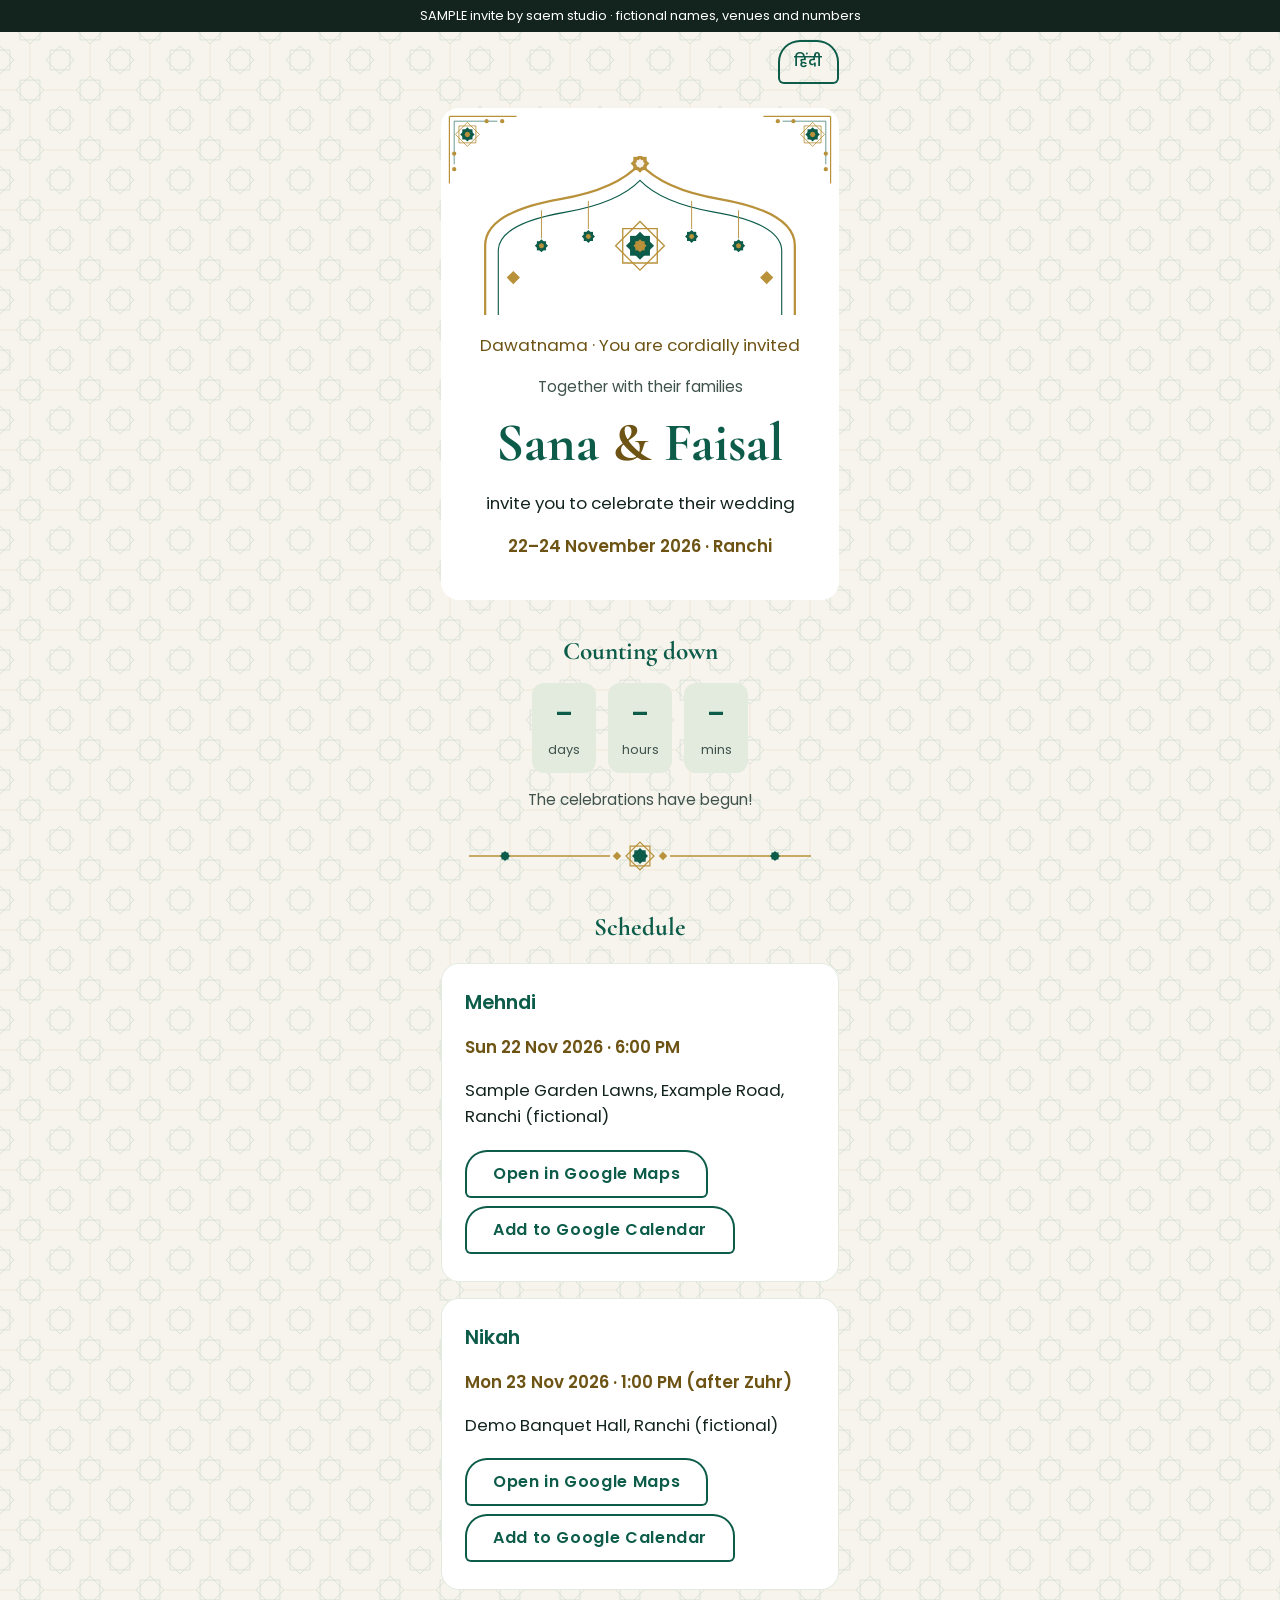
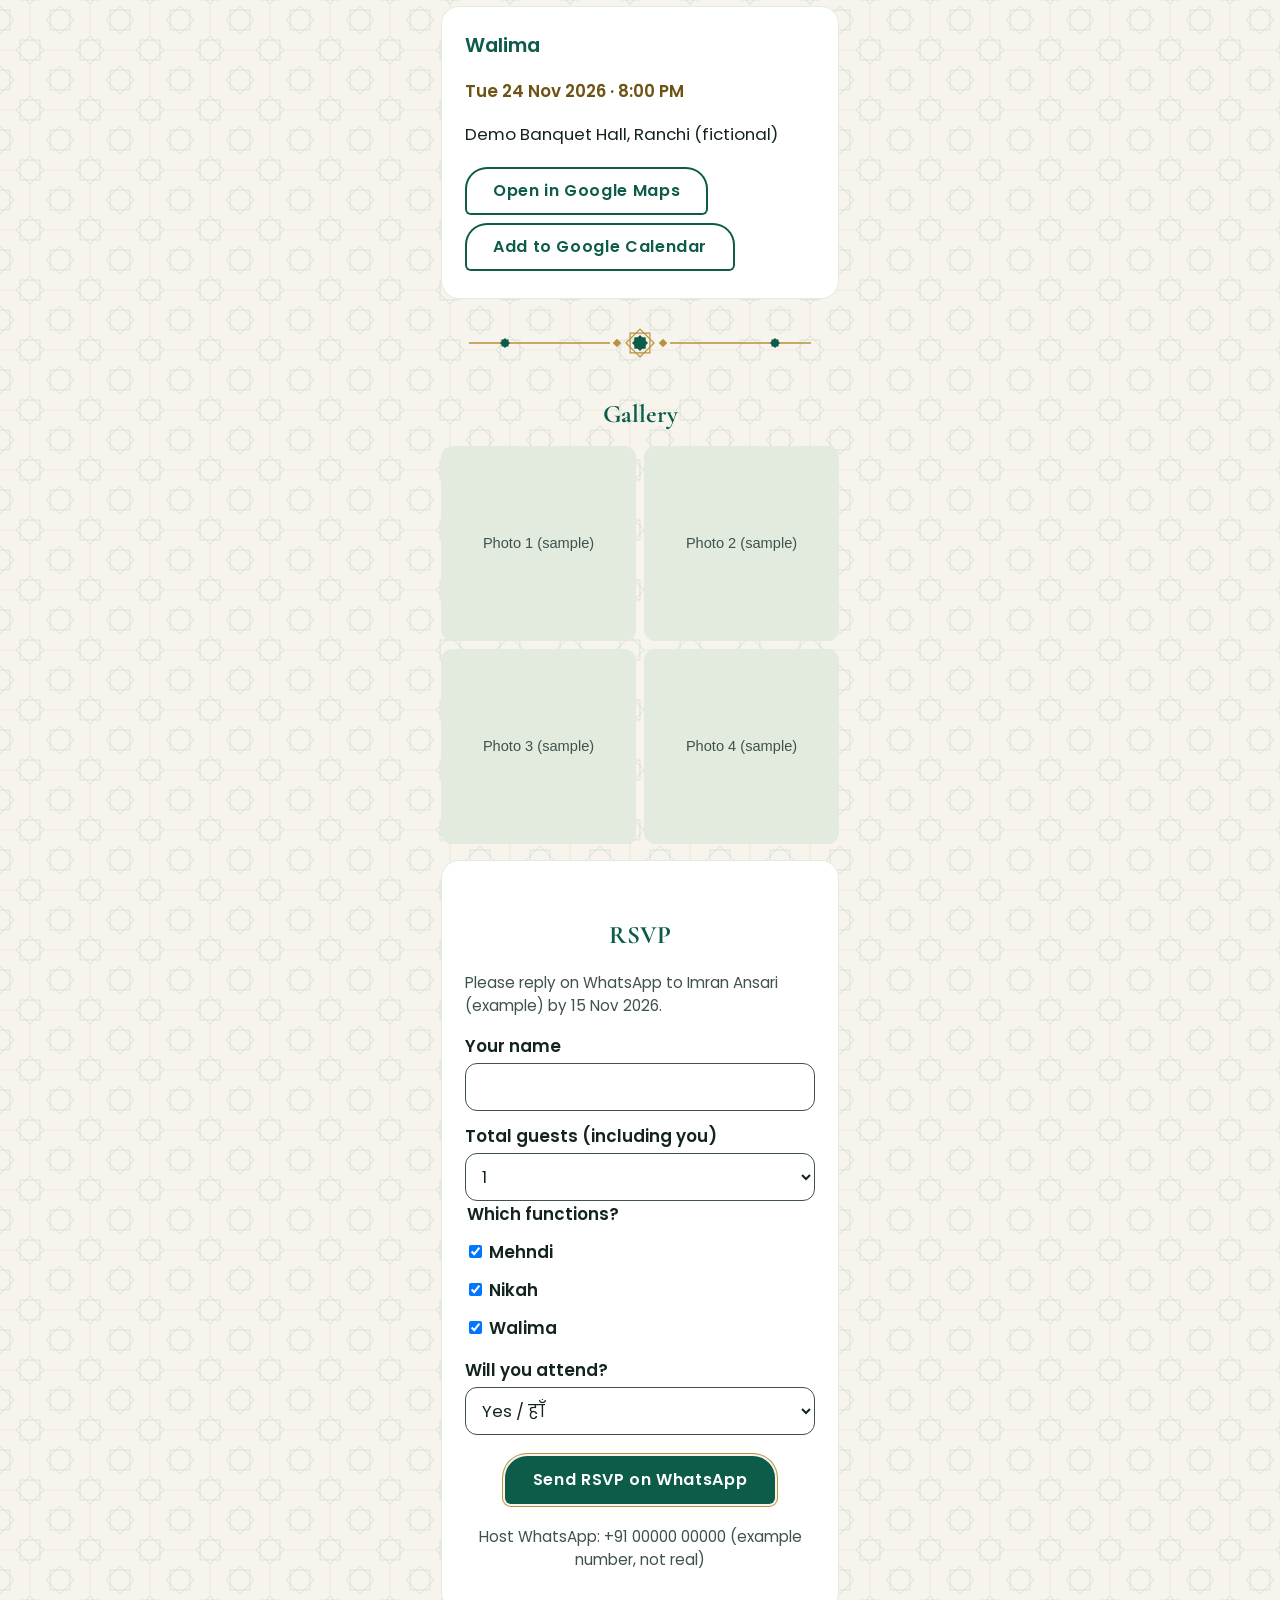
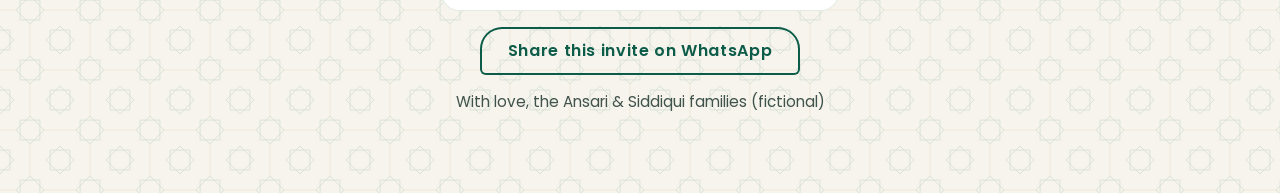
<file: sample-sana-faisal/index.html>
<!doctype html>
<html lang="en" data-style="emerald">
<head>
<meta charset="utf-8">
<meta name="viewport" content="width=device-width,initial-scale=1">
<meta name="robots" content="noindex,nofollow">
<title>Sana &amp; Faisal · Wedding Invitation</title>
<meta name="description" content="22–24 November 2026 · Ranchi. Schedule, maps and WhatsApp RSVP.">
<meta property="og:type" content="website">
<meta property="og:title" content="Sana &amp; Faisal · Wedding Invitation">
<meta property="og:description" content="22–24 November 2026 · Ranchi. Schedule, maps and WhatsApp RSVP.">
<meta property="og:url" content="https://saemali.github.io/invites/sample-sana-faisal/">
<meta property="og:image" content="https://saemali.github.io/invites/sample-sana-faisal/og.png">
<meta property="og:image:width" content="1200"><meta property="og:image:height" content="630">
<meta name="twitter:card" content="summary_large_image">
<link rel="stylesheet" href="assets/fonts.css">
<link rel="stylesheet" href="assets/tokens.css">
<link rel="stylesheet" href="assets/invite.css">
</head>
<body class="art-bg">
<div class="banner">SAMPLE invite by saem studio · fictional names, venues and numbers</div>
<div class="topbar"><button class="rsvp-btn secondary lang" id="lt" type="button" aria-label="Switch language / भाषा बदलें"><span data-l="en">हिंदी</span><span data-l="hi">English</span></button></div>
<main class="wrap">
<header class="hero art-frame">
<img class="art-hero" src="assets/emerald/hero.svg" alt="">
<p class="kicker"><span data-l="en">Dawatnama · You are cordially invited</span><span data-l="hi">दावतनामा</span></p>
<p class="muted"><span data-l="en">Together with their families</span><span data-l="hi">परिवार सहित सादर आमंत्रण</span></p>
<h1 class="names"><span data-l="en">Sana <span class="amp">&amp;</span> Faisal</span><span data-l="hi">सना <span class="amp">और</span> फ़ैसल</span></h1>
<p><span data-l="en">invite you to celebrate their wedding</span><span data-l="hi">के शुभ विवाह में आप सादर आमंत्रित हैं</span></p>
<p class="when"><span data-l="en">22–24 November 2026 · Ranchi</span><span data-l="hi">22–24 नवंबर 2026 · राँची</span></p>
</header>
<section aria-labelledby="cdh"><h2 id="cdh"><span data-l="en">Counting down</span><span data-l="hi">शुभ घड़ी में शेष</span></h2>
<div class="cd" id="cd" data-target="2026-11-23T13:00:00+05:30" aria-live="off">
<div><b id="cd-d">–</b><span><span data-l="en">days</span><span data-l="hi">दिन</span></span></div>
<div><b id="cd-h">–</b><span><span data-l="en">hours</span><span data-l="hi">घंटे</span></span></div>
<div><b id="cd-m">–</b><span><span data-l="en">mins</span><span data-l="hi">मिनट</span></span></div></div>
<p class="center muted" id="cd-done" hidden><span data-l="en">The celebrations have begun!</span><span data-l="hi">उत्सव शुरू हो चुका है!</span></p>
</section>
<img class="art-divider" src="assets/emerald/divider.svg" alt="">
<section aria-labelledby="evh"><h2 id="evh"><span data-l="en">Schedule</span><span data-l="hi">कार्यक्रम</span></h2>
<article class="card"><h3><span data-l="en">Mehndi</span><span data-l="hi">मेहंदी</span></h3><p class="when"><span data-l="en">Sun 22 Nov 2026 · 6:00 PM</span><span data-l="hi">रविवार, 22 नवंबर 2026 · शाम 6:00 बजे</span></p><p>Sample Garden Lawns, Example Road, Ranchi (fictional)</p><a class="rsvp-btn secondary" href="https://www.google.com/maps/search/?api=1&amp;query=Ranchi%2C%20Jharkhand" target="_blank" rel="noopener"><span data-l="en">Open in Google Maps</span><span data-l="hi">Google Maps में देखें</span></a> <a class="rsvp-btn secondary" href="https://calendar.google.com/calendar/render?action=TEMPLATE&amp;text=Sana+%26+Faisal+%E2%80%93+Mehndi&amp;dates=20261122T123000Z%2F20261122T153000Z&amp;location=Sample+Garden+Lawns%2C+Example+Road%2C+Ranchi+%28fictional%29&amp;details=Wedding+invitation&amp;ctz=Asia%2FKolkata" target="_blank" rel="noopener"><span data-l="en">Add to Google Calendar</span><span data-l="hi">कैलेंडर में जोड़ें</span></a></article>
<article class="card"><h3><span data-l="en">Nikah</span><span data-l="hi">निकाह</span></h3><p class="when"><span data-l="en">Mon 23 Nov 2026 · 1:00 PM (after Zuhr)</span><span data-l="hi">सोमवार, 23 नवंबर 2026 · दोपहर 1:00 बजे (ज़ुहर के बाद)</span></p><p>Demo Banquet Hall, Ranchi (fictional)</p><a class="rsvp-btn secondary" href="https://www.google.com/maps/search/?api=1&amp;query=Ranchi%2C%20Jharkhand" target="_blank" rel="noopener"><span data-l="en">Open in Google Maps</span><span data-l="hi">Google Maps में देखें</span></a> <a class="rsvp-btn secondary" href="https://calendar.google.com/calendar/render?action=TEMPLATE&amp;text=Sana+%26+Faisal+%E2%80%93+Nikah&amp;dates=20261123T073000Z%2F20261123T103000Z&amp;location=Demo+Banquet+Hall%2C+Ranchi+%28fictional%29&amp;details=Wedding+invitation&amp;ctz=Asia%2FKolkata" target="_blank" rel="noopener"><span data-l="en">Add to Google Calendar</span><span data-l="hi">कैलेंडर में जोड़ें</span></a></article>
<article class="card"><h3><span data-l="en">Walima</span><span data-l="hi">वलीमा</span></h3><p class="when"><span data-l="en">Tue 24 Nov 2026 · 8:00 PM</span><span data-l="hi">मंगलवार, 24 नवंबर 2026 · रात 8:00 बजे</span></p><p>Demo Banquet Hall, Ranchi (fictional)</p><a class="rsvp-btn secondary" href="https://www.google.com/maps/search/?api=1&amp;query=Ranchi%2C%20Jharkhand" target="_blank" rel="noopener"><span data-l="en">Open in Google Maps</span><span data-l="hi">Google Maps में देखें</span></a> <a class="rsvp-btn secondary" href="https://calendar.google.com/calendar/render?action=TEMPLATE&amp;text=Sana+%26+Faisal+%E2%80%93+Walima&amp;dates=20261124T143000Z%2F20261124T173000Z&amp;location=Demo+Banquet+Hall%2C+Ranchi+%28fictional%29&amp;details=Wedding+invitation&amp;ctz=Asia%2FKolkata" target="_blank" rel="noopener"><span data-l="en">Add to Google Calendar</span><span data-l="hi">कैलेंडर में जोड़ें</span></a></article>
</section>

<img class="art-divider" src="assets/emerald/divider.svg" alt=""><section aria-labelledby="gh"><h2 id="gh"><span data-l="en">Gallery</span><span data-l="hi">झलकियाँ</span></h2><div class="gal"><img src="assets/photos/ph1.svg" alt="Sample photo placeholder 1" loading="lazy">
<img src="assets/photos/ph2.svg" alt="Sample photo placeholder 2" loading="lazy">
<img src="assets/photos/ph3.svg" alt="Sample photo placeholder 3" loading="lazy">
<img src="assets/photos/ph4.svg" alt="Sample photo placeholder 4" loading="lazy"></div></section>
<section class="card" aria-labelledby="rh"><h2 id="rh">RSVP</h2>
<p class="muted"><span data-l="en">Please reply on WhatsApp to Imran Ansari (example) by 15 Nov 2026.</span><span data-l="hi">कृपया 15 नवंबर 2026 तक इमरान अंसारी (उदाहरण) को WhatsApp पर सूचित करें।</span></p>
<form id="rs" novalidate>
<label for="gn"><span data-l="en">Your name</span><span data-l="hi">आपका नाम</span></label><input id="gn" maxlength="60" autocomplete="name" aria-describedby="gn-err">
<p id="gn-err" role="alert" class="err" hidden>Please enter your name / कृपया अपना नाम लिखें</p>
<label for="gc"><span data-l="en">Total guests (including you)</span><span data-l="hi">कुल अतिथि (आप सहित)</span></label>
<select id="gc"><option>1</option><option>2</option><option>3</option><option>4</option><option>5</option><option value="6+">6+</option></select>
<fieldset style="border:0;padding:0;margin:0"><legend style="font-weight:600;margin-top:12px"><span data-l="en">Which functions?</span><span data-l="hi">किन कार्यक्रमों में?</span></legend><label><input type="checkbox" name="ev" value="Mehndi" checked style="width:auto;min-height:0"> <span data-l="en">Mehndi</span><span data-l="hi">मेहंदी</span></label><label><input type="checkbox" name="ev" value="Nikah" checked style="width:auto;min-height:0"> <span data-l="en">Nikah</span><span data-l="hi">निकाह</span></label><label><input type="checkbox" name="ev" value="Walima" checked style="width:auto;min-height:0"> <span data-l="en">Walima</span><span data-l="hi">वलीमा</span></label></fieldset>
<label for="ga"><span data-l="en">Will you attend?</span><span data-l="hi">क्या आप आएँगे?</span></label>
<select id="ga"><option value="yes">Yes / हाँ</option><option value="no">Sorry, can't come / नहीं आ पाएँगे</option></select>
<p class="center"><button class="rsvp-btn" type="submit"><span data-l="en">Send RSVP on WhatsApp</span><span data-l="hi">WhatsApp पर उत्तर भेजें</span></button></p>
</form>
<p class="muted center">Host WhatsApp: +91 00000 00000 (example number, not real)</p>
</section>
<section class="center"><a class="rsvp-btn secondary" id="share" href="#"><span data-l="en">Share this invite on WhatsApp</span><span data-l="hi">यह निमंत्रण WhatsApp पर भेजें</span></a></section>
<footer class="center muted"><p><span data-l="en">With love, the Ansari &amp; Siddiqui families (fictional)</span><span data-l="hi">सप्रेम, अंसारी एवं सिद्दीक़ी परिवार (काल्पनिक)</span></p></footer>
</main>
<script>
(function(){var h=document.documentElement;
document.getElementById("lt").onclick=function(){h.lang=h.lang==="en"?"hi":"en"};
var host="910000000000",couple="Sana & Faisal";
function tick(){var t=Date.parse(document.getElementById("cd").dataset.target)-Date.now();
if(!(t>0)){document.getElementById("cd").hidden=true;document.getElementById("cd-done").hidden=false;return}
document.getElementById("cd-d").textContent=Math.floor(t/864e5);document.getElementById("cd-h").textContent=Math.floor(t/36e5)%24;document.getElementById("cd-m").textContent=Math.floor(t/6e4)%60}
tick();setInterval(tick,30000);
document.getElementById("share").onclick=function(e){e.preventDefault();window.open("https://wa.me/?text="+encodeURIComponent(couple+" – wedding invitation: "+location.href),"_blank","noopener")};
document.getElementById("rs").addEventListener("submit",function(e){e.preventDefault();
var g=document.getElementById("gn"),n=g.value.trim();var er=document.getElementById("gn-err");if(!n){er.hidden=false;g.focus();g.setAttribute("aria-invalid","true");return}er.hidden=true;g.removeAttribute("aria-invalid");
var c=document.getElementById("gc").value,a=document.getElementById("ga").value;
var ev=[].map.call(document.querySelectorAll("input[name=ev]:checked"),function(x){return x.value}).join(", ");
var msg=a==="yes"?"Namaste! RSVP for "+couple+"'s wedding: "+n+" will attend, "+c+" guest(s) in total"+(ev?" ("+ev+")":"")+". / हम आएँगे।"
:"Namaste! "+n+" sends best wishes for "+couple+"'s wedding but cannot attend. / हार्दिक शुभकामनाएँ।";
window.open("https://wa.me/"+host+"?text="+encodeURIComponent(msg),"_blank","noopener")});})();
</script>
</body>
</html>
</file>
<file: sample-ananya-rohan/assets/fonts.css>
/* Self-hosted OFL fonts (see credits.md). Paths are relative to this file. */
@font-face{font-family:'Playfair Display';src:url(../fonts/PlayfairDisplay-VariableFont_wght.ttf) format('truetype');font-weight:400 900;font-display:swap}
@font-face{font-family:'Poppins';src:url(../fonts/Poppins-Regular.ttf) format('truetype');font-weight:400;font-display:swap}
@font-face{font-family:'Poppins';src:url(../fonts/Poppins-SemiBold.ttf) format('truetype');font-weight:500 700;font-display:swap}
@font-face{font-family:'Great Vibes';src:url(../fonts/GreatVibes-Regular.ttf) format('truetype');font-display:swap}
@font-face{font-family:'Cormorant Garamond';src:url(../fonts/CormorantGaramond-VariableFont_wght.ttf) format('truetype');font-weight:300 700;font-display:swap}
@font-face{font-family:'Yatra One';src:url(../fonts/YatraOne-Regular.ttf) format('truetype');font-display:swap}
@font-face{font-family:'Tiro Devanagari Hindi';src:url(../fonts/TiroDevanagariHindi-Regular.ttf) format('truetype');font-display:swap}
@font-face{font-family:'Noto Serif Devanagari';src:url(../fonts/NotoSerifDevanagari-Variable.ttf) format('truetype');font-weight:100 900;font-display:swap}
</file>
<file: sample-ananya-rohan/assets/tokens.css>
/* Wedding invite design tokens. All text pairs >= 4.5:1 (checked in gen_invite_art.py; see contrast.json).
   --accent is decoration only (ornaments, borders); use --accent-text for any accent-coloured text. */
:root{--space-1:4px;--space-2:8px;--space-3:12px;--space-4:16px;--space-5:24px;--space-6:32px;--space-7:48px;--space-8:64px;--radius-card:18px;--radius-btn:999px;--content-max:430px;--tap-min:48px}
[data-style="classic"]{--c-primary:#8E1B1B;--c-accent:#C8922A;--c-accent-text:#7A5512;--c-bg:#FFF8EE;--c-surface:#FFFFFF;--c-soft:#F6E3C3;--c-ink:#2D1A12;--c-muted:#5C4033;--c-on-primary:#FFFFFF;--f-display:'Playfair Display',Georgia,serif;--f-body:'Poppins',system-ui,sans-serif;--f-hi-display:'Yatra One',"Noto Serif Devanagari",serif;--f-hi-body:'Tiro Devanagari Hindi',"Noto Serif Devanagari",serif;--art-hero:url("classic/hero.svg");--art-divider:url("classic/divider.svg");--art-corner:url("classic/corner.svg");--art-pattern:url("classic/pattern.svg")}
[data-style="floral"]{--c-primary:#8A3352;--c-accent:#E7A9B9;--c-accent-text:#7A3A4E;--c-bg:#FDF6F4;--c-surface:#FFFFFF;--c-soft:#F4DDE3;--c-ink:#3B2A2F;--c-muted:#5E4A50;--c-on-primary:#FFFFFF;--f-display:'Great Vibes',Georgia,serif;--f-body:'Cormorant Garamond',system-ui,sans-serif;--f-hi-display:'Tiro Devanagari Hindi',"Noto Serif Devanagari",serif;--f-hi-body:'Tiro Devanagari Hindi',"Noto Serif Devanagari",serif;--art-hero:url("floral/hero.svg");--art-divider:url("floral/divider.svg");--art-corner:url("floral/corner.svg");--art-pattern:url("floral/pattern.svg")}
[data-style="emerald"]{--c-primary:#0D5C4A;--c-accent:#B8913A;--c-accent-text:#6E5414;--c-bg:#F6F4EC;--c-surface:#FFFFFF;--c-soft:#E3EBDF;--c-ink:#13241F;--c-muted:#3F524C;--c-on-primary:#FFFFFF;--f-display:'Cormorant Garamond',Georgia,serif;--f-body:'Poppins',system-ui,sans-serif;--f-hi-display:'Tiro Devanagari Hindi',"Noto Serif Devanagari",serif;--f-hi-body:'Noto Serif Devanagari',"Noto Serif Devanagari",serif;--art-hero:url("emerald/hero.svg");--art-divider:url("emerald/divider.svg");--art-corner:url("emerald/corner.svg");--art-pattern:url("emerald/pattern.svg")}
[data-style="minimal"]{--c-primary:#1F2A37;--c-accent:#A48A5A;--c-accent-text:#6E5A35;--c-bg:#FBFAF7;--c-surface:#FFFFFF;--c-soft:#EEEAE2;--c-ink:#1F2328;--c-muted:#4B5563;--c-on-primary:#FFFFFF;--f-display:'Cormorant Garamond',Georgia,serif;--f-body:'Poppins',system-ui,sans-serif;--f-hi-display:'Noto Serif Devanagari',"Noto Serif Devanagari",serif;--f-hi-body:'Noto Serif Devanagari',"Noto Serif Devanagari",serif;--art-hero:url("minimal/hero.svg");--art-divider:url("minimal/divider.svg");--art-corner:url("minimal/corner.svg");--art-pattern:url("minimal/pattern.svg")}
/* RSVP button (one rule, styled per theme via tokens) */
.rsvp-btn{display:inline-flex;align-items:center;justify-content:center;gap:8px;min-height:var(--tap-min);padding:0 28px;border:0;border-radius:var(--radius-btn);background:var(--c-primary);color:var(--c-on-primary);font:600 1rem/1 var(--f-body);letter-spacing:.04em;cursor:pointer;text-decoration:none}
.rsvp-btn:focus-visible{outline:3px solid var(--c-accent-text);outline-offset:3px}
[data-style="classic"] .rsvp-btn{box-shadow:0 0 0 2px var(--c-bg),0 0 0 4px var(--c-accent)}
[data-style="floral"] .rsvp-btn{border-radius:24px 6px 24px 6px;box-shadow:0 4px 14px rgba(138,51,82,.25)}
[data-style="emerald"] .rsvp-btn{border-radius:22px 22px 6px 6px;box-shadow:0 0 0 2px var(--c-bg),0 0 0 3px var(--c-accent)}
[data-style="minimal"] .rsvp-btn{border-radius:2px;letter-spacing:.18em;text-transform:uppercase;font-size:.85rem}
.rsvp-btn.secondary{background:transparent;color:var(--c-primary);box-shadow:inset 0 0 0 2px var(--c-primary)}
/* Art helpers */
.art-bg{background-color:var(--c-bg);background-image:var(--art-pattern)}
.art-hero{display:block;width:100%;max-width:390px;height:auto;margin:0 auto}
.art-divider{display:block;width:100%;max-width:390px;height:auto;margin:var(--space-5) auto}
.art-frame{position:relative}.art-frame::before,.art-frame::after{content:"";position:absolute;width:72px;height:72px;background:var(--art-corner) no-repeat center/contain;pointer-events:none}
.art-frame::before{top:6px;left:6px}.art-frame::after{top:6px;right:6px;transform:scaleX(-1)}
</file>
<file: sample-ananya-rohan/assets/invite.css>
/* Layout only; all colours/fonts/art come from art/tokens.css variables. */
*{box-sizing:border-box}body{margin:0;color:var(--c-ink);font-family:var(--f-body);line-height:1.55;font-size:1.05rem}
html[lang=hi] body{font-family:var(--f-hi-body)}
.wrap{max-width:var(--content-max);margin:0 auto;padding:var(--space-5) var(--space-4) var(--space-8)}
.hero{text-align:center;padding:var(--space-7) var(--space-4) var(--space-5);background:var(--c-surface);border-radius:var(--radius-card)}
.names{font-family:var(--f-display);color:var(--c-primary);font-size:clamp(2rem,9vw,3.4rem);overflow-wrap:anywhere;hyphens:auto;line-height:1.1;margin:var(--space-3) 0}
html[lang=hi] .names,html[lang=hi] h2,html[lang=hi] h3{font-family:var(--f-hi-display)}
.amp,.kicker{color:var(--c-accent-text)}.muted{color:var(--c-muted);font-size:.95rem}
h2{font-family:var(--f-display);color:var(--c-primary);text-align:center;margin:var(--space-6) 0 var(--space-3)}
.card{background:var(--c-surface);border-radius:var(--radius-card);padding:var(--space-5);margin:var(--space-4) 0;box-shadow:inset 0 0 0 1px var(--c-soft)}
.card h3{margin:0 0 var(--space-2);color:var(--c-primary)}.when{color:var(--c-accent-text);font-weight:600}
.cd{display:flex;justify-content:center;gap:var(--space-3);text-align:center}.cd div{background:var(--c-soft);border-radius:12px;padding:var(--space-3);min-width:64px}
.cd b{display:block;font-size:1.6rem;color:var(--c-primary)}.cd span{color:var(--c-muted);font-size:.8rem}
.gal{display:grid;grid-template-columns:1fr 1fr;gap:var(--space-2)}.gal img{width:100%;aspect-ratio:1;object-fit:cover;border-radius:12px;background:var(--c-soft)}
label{display:block;margin:var(--space-3) 0 var(--space-1);font-weight:600}
input,select{width:100%;min-height:var(--tap-min);padding:0 var(--space-3);border-radius:12px;border:1px solid var(--c-muted);font:inherit;background:#fff;color:var(--c-ink)}
input:focus-visible,select:focus-visible,a:focus-visible,button:focus-visible{outline:3px solid var(--c-accent-text);outline-offset:3px}
.topbar{display:flex;justify-content:flex-end;max-width:var(--content-max);margin:0 auto;padding:var(--space-2) var(--space-4) 0}.lang{min-height:44px;padding:0 16px;font-size:.85rem}
.banner{background:var(--c-ink);color:#fff;text-align:center;font-size:.8rem;padding:6px}
a{color:var(--c-primary)}[data-l]{display:none}html[lang=en] [data-l=en],html[lang=hi] [data-l=hi]{display:revert}
.center{text-align:center}
.story{list-style:none;margin:0;padding:0 0 0 var(--space-5);border-left:3px solid var(--c-accent)}.story li{position:relative;background:var(--c-surface);border-radius:var(--radius-card);padding:var(--space-4);margin:0 0 var(--space-3)}.story li::before{content:"";position:absolute;left:calc(-1*var(--space-5) - 9px);top:22px;width:14px;height:14px;border-radius:50%;background:var(--c-primary)}.story p{margin:0}
.err{color:var(--c-primary);font-weight:600;margin:var(--space-1) 0 0}.card .rsvp-btn{margin:var(--space-1) 0}
</file>
<file: sample-anna-joel/assets/fonts.css>
/* Self-hosted OFL fonts (see credits.md). Paths are relative to this file. */
@font-face{font-family:'Playfair Display';src:url(../fonts/PlayfairDisplay-VariableFont_wght.ttf) format('truetype');font-weight:400 900;font-display:swap}
@font-face{font-family:'Poppins';src:url(../fonts/Poppins-Regular.ttf) format('truetype');font-weight:400;font-display:swap}
@font-face{font-family:'Poppins';src:url(../fonts/Poppins-SemiBold.ttf) format('truetype');font-weight:500 700;font-display:swap}
@font-face{font-family:'Great Vibes';src:url(../fonts/GreatVibes-Regular.ttf) format('truetype');font-display:swap}
@font-face{font-family:'Cormorant Garamond';src:url(../fonts/CormorantGaramond-VariableFont_wght.ttf) format('truetype');font-weight:300 700;font-display:swap}
@font-face{font-family:'Yatra One';src:url(../fonts/YatraOne-Regular.ttf) format('truetype');font-display:swap}
@font-face{font-family:'Tiro Devanagari Hindi';src:url(../fonts/TiroDevanagariHindi-Regular.ttf) format('truetype');font-display:swap}
@font-face{font-family:'Noto Serif Devanagari';src:url(../fonts/NotoSerifDevanagari-Variable.ttf) format('truetype');font-weight:100 900;font-display:swap}
</file>
<file: sample-anna-joel/assets/tokens.css>
/* Wedding invite design tokens. All text pairs >= 4.5:1 (checked in gen_invite_art.py; see contrast.json).
   --accent is decoration only (ornaments, borders); use --accent-text for any accent-coloured text. */
:root{--space-1:4px;--space-2:8px;--space-3:12px;--space-4:16px;--space-5:24px;--space-6:32px;--space-7:48px;--space-8:64px;--radius-card:18px;--radius-btn:999px;--content-max:430px;--tap-min:48px}
[data-style="classic"]{--c-primary:#8E1B1B;--c-accent:#C8922A;--c-accent-text:#7A5512;--c-bg:#FFF8EE;--c-surface:#FFFFFF;--c-soft:#F6E3C3;--c-ink:#2D1A12;--c-muted:#5C4033;--c-on-primary:#FFFFFF;--f-display:'Playfair Display',Georgia,serif;--f-body:'Poppins',system-ui,sans-serif;--f-hi-display:'Yatra One',"Noto Serif Devanagari",serif;--f-hi-body:'Tiro Devanagari Hindi',"Noto Serif Devanagari",serif;--art-hero:url("classic/hero.svg");--art-divider:url("classic/divider.svg");--art-corner:url("classic/corner.svg");--art-pattern:url("classic/pattern.svg")}
[data-style="floral"]{--c-primary:#8A3352;--c-accent:#E7A9B9;--c-accent-text:#7A3A4E;--c-bg:#FDF6F4;--c-surface:#FFFFFF;--c-soft:#F4DDE3;--c-ink:#3B2A2F;--c-muted:#5E4A50;--c-on-primary:#FFFFFF;--f-display:'Great Vibes',Georgia,serif;--f-body:'Cormorant Garamond',system-ui,sans-serif;--f-hi-display:'Tiro Devanagari Hindi',"Noto Serif Devanagari",serif;--f-hi-body:'Tiro Devanagari Hindi',"Noto Serif Devanagari",serif;--art-hero:url("floral/hero.svg");--art-divider:url("floral/divider.svg");--art-corner:url("floral/corner.svg");--art-pattern:url("floral/pattern.svg")}
[data-style="emerald"]{--c-primary:#0D5C4A;--c-accent:#B8913A;--c-accent-text:#6E5414;--c-bg:#F6F4EC;--c-surface:#FFFFFF;--c-soft:#E3EBDF;--c-ink:#13241F;--c-muted:#3F524C;--c-on-primary:#FFFFFF;--f-display:'Cormorant Garamond',Georgia,serif;--f-body:'Poppins',system-ui,sans-serif;--f-hi-display:'Tiro Devanagari Hindi',"Noto Serif Devanagari",serif;--f-hi-body:'Noto Serif Devanagari',"Noto Serif Devanagari",serif;--art-hero:url("emerald/hero.svg");--art-divider:url("emerald/divider.svg");--art-corner:url("emerald/corner.svg");--art-pattern:url("emerald/pattern.svg")}
[data-style="minimal"]{--c-primary:#1F2A37;--c-accent:#A48A5A;--c-accent-text:#6E5A35;--c-bg:#FBFAF7;--c-surface:#FFFFFF;--c-soft:#EEEAE2;--c-ink:#1F2328;--c-muted:#4B5563;--c-on-primary:#FFFFFF;--f-display:'Cormorant Garamond',Georgia,serif;--f-body:'Poppins',system-ui,sans-serif;--f-hi-display:'Noto Serif Devanagari',"Noto Serif Devanagari",serif;--f-hi-body:'Noto Serif Devanagari',"Noto Serif Devanagari",serif;--art-hero:url("minimal/hero.svg");--art-divider:url("minimal/divider.svg");--art-corner:url("minimal/corner.svg");--art-pattern:url("minimal/pattern.svg")}
/* RSVP button (one rule, styled per theme via tokens) */
.rsvp-btn{display:inline-flex;align-items:center;justify-content:center;gap:8px;min-height:var(--tap-min);padding:0 28px;border:0;border-radius:var(--radius-btn);background:var(--c-primary);color:var(--c-on-primary);font:600 1rem/1 var(--f-body);letter-spacing:.04em;cursor:pointer;text-decoration:none}
.rsvp-btn:focus-visible{outline:3px solid var(--c-accent-text);outline-offset:3px}
[data-style="classic"] .rsvp-btn{box-shadow:0 0 0 2px var(--c-bg),0 0 0 4px var(--c-accent)}
[data-style="floral"] .rsvp-btn{border-radius:24px 6px 24px 6px;box-shadow:0 4px 14px rgba(138,51,82,.25)}
[data-style="emerald"] .rsvp-btn{border-radius:22px 22px 6px 6px;box-shadow:0 0 0 2px var(--c-bg),0 0 0 3px var(--c-accent)}
[data-style="minimal"] .rsvp-btn{border-radius:2px;letter-spacing:.18em;text-transform:uppercase;font-size:.85rem}
.rsvp-btn.secondary{background:transparent;color:var(--c-primary);box-shadow:inset 0 0 0 2px var(--c-primary)}
/* Art helpers */
.art-bg{background-color:var(--c-bg);background-image:var(--art-pattern)}
.art-hero{display:block;width:100%;max-width:390px;height:auto;margin:0 auto}
.art-divider{display:block;width:100%;max-width:390px;height:auto;margin:var(--space-5) auto}
.art-frame{position:relative}.art-frame::before,.art-frame::after{content:"";position:absolute;width:72px;height:72px;background:var(--art-corner) no-repeat center/contain;pointer-events:none}
.art-frame::before{top:6px;left:6px}.art-frame::after{top:6px;right:6px;transform:scaleX(-1)}
</file>
<file: sample-anna-joel/assets/invite.css>
/* Layout only; all colours/fonts/art come from art/tokens.css variables. */
*{box-sizing:border-box}body{margin:0;color:var(--c-ink);font-family:var(--f-body);line-height:1.55;font-size:1.05rem}
html[lang=hi] body{font-family:var(--f-hi-body)}
.wrap{max-width:var(--content-max);margin:0 auto;padding:var(--space-5) var(--space-4) var(--space-8)}
.hero{text-align:center;padding:var(--space-7) var(--space-4) var(--space-5);background:var(--c-surface);border-radius:var(--radius-card)}
.names{font-family:var(--f-display);color:var(--c-primary);font-size:clamp(2rem,9vw,3.4rem);overflow-wrap:anywhere;hyphens:auto;line-height:1.1;margin:var(--space-3) 0}
html[lang=hi] .names,html[lang=hi] h2,html[lang=hi] h3{font-family:var(--f-hi-display)}
.amp,.kicker{color:var(--c-accent-text)}.muted{color:var(--c-muted);font-size:.95rem}
h2{font-family:var(--f-display);color:var(--c-primary);text-align:center;margin:var(--space-6) 0 var(--space-3)}
.card{background:var(--c-surface);border-radius:var(--radius-card);padding:var(--space-5);margin:var(--space-4) 0;box-shadow:inset 0 0 0 1px var(--c-soft)}
.card h3{margin:0 0 var(--space-2);color:var(--c-primary)}.when{color:var(--c-accent-text);font-weight:600}
.cd{display:flex;justify-content:center;gap:var(--space-3);text-align:center}.cd div{background:var(--c-soft);border-radius:12px;padding:var(--space-3);min-width:64px}
.cd b{display:block;font-size:1.6rem;color:var(--c-primary)}.cd span{color:var(--c-muted);font-size:.8rem}
.gal{display:grid;grid-template-columns:1fr 1fr;gap:var(--space-2)}.gal img{width:100%;aspect-ratio:1;object-fit:cover;border-radius:12px;background:var(--c-soft)}
label{display:block;margin:var(--space-3) 0 var(--space-1);font-weight:600}
input,select{width:100%;min-height:var(--tap-min);padding:0 var(--space-3);border-radius:12px;border:1px solid var(--c-muted);font:inherit;background:#fff;color:var(--c-ink)}
input:focus-visible,select:focus-visible,a:focus-visible,button:focus-visible{outline:3px solid var(--c-accent-text);outline-offset:3px}
.topbar{display:flex;justify-content:flex-end;max-width:var(--content-max);margin:0 auto;padding:var(--space-2) var(--space-4) 0}.lang{min-height:44px;padding:0 16px;font-size:.85rem}
.banner{background:var(--c-ink);color:#fff;text-align:center;font-size:.8rem;padding:6px}
a{color:var(--c-primary)}[data-l]{display:none}html[lang=en] [data-l=en],html[lang=hi] [data-l=hi]{display:revert}
.center{text-align:center}
.story{list-style:none;margin:0;padding:0 0 0 var(--space-5);border-left:3px solid var(--c-accent)}.story li{position:relative;background:var(--c-surface);border-radius:var(--radius-card);padding:var(--space-4);margin:0 0 var(--space-3)}.story li::before{content:"";position:absolute;left:calc(-1*var(--space-5) - 9px);top:22px;width:14px;height:14px;border-radius:50%;background:var(--c-primary)}.story p{margin:0}
.err{color:var(--c-primary);font-weight:600;margin:var(--space-1) 0 0}.card .rsvp-btn{margin:var(--space-1) 0}
</file>
<file: sample-meera-kabir/assets/fonts.css>
/* Self-hosted OFL fonts (see credits.md). Paths are relative to this file. */
@font-face{font-family:'Playfair Display';src:url(../fonts/PlayfairDisplay-VariableFont_wght.ttf) format('truetype');font-weight:400 900;font-display:swap}
@font-face{font-family:'Poppins';src:url(../fonts/Poppins-Regular.ttf) format('truetype');font-weight:400;font-display:swap}
@font-face{font-family:'Poppins';src:url(../fonts/Poppins-SemiBold.ttf) format('truetype');font-weight:500 700;font-display:swap}
@font-face{font-family:'Great Vibes';src:url(../fonts/GreatVibes-Regular.ttf) format('truetype');font-display:swap}
@font-face{font-family:'Cormorant Garamond';src:url(../fonts/CormorantGaramond-VariableFont_wght.ttf) format('truetype');font-weight:300 700;font-display:swap}
@font-face{font-family:'Yatra One';src:url(../fonts/YatraOne-Regular.ttf) format('truetype');font-display:swap}
@font-face{font-family:'Tiro Devanagari Hindi';src:url(../fonts/TiroDevanagariHindi-Regular.ttf) format('truetype');font-display:swap}
@font-face{font-family:'Noto Serif Devanagari';src:url(../fonts/NotoSerifDevanagari-Variable.ttf) format('truetype');font-weight:100 900;font-display:swap}
</file>
<file: sample-meera-kabir/assets/tokens.css>
/* Wedding invite design tokens. All text pairs >= 4.5:1 (checked in gen_invite_art.py; see contrast.json).
   --accent is decoration only (ornaments, borders); use --accent-text for any accent-coloured text. */
:root{--space-1:4px;--space-2:8px;--space-3:12px;--space-4:16px;--space-5:24px;--space-6:32px;--space-7:48px;--space-8:64px;--radius-card:18px;--radius-btn:999px;--content-max:430px;--tap-min:48px}
[data-style="classic"]{--c-primary:#8E1B1B;--c-accent:#C8922A;--c-accent-text:#7A5512;--c-bg:#FFF8EE;--c-surface:#FFFFFF;--c-soft:#F6E3C3;--c-ink:#2D1A12;--c-muted:#5C4033;--c-on-primary:#FFFFFF;--f-display:'Playfair Display',Georgia,serif;--f-body:'Poppins',system-ui,sans-serif;--f-hi-display:'Yatra One',"Noto Serif Devanagari",serif;--f-hi-body:'Tiro Devanagari Hindi',"Noto Serif Devanagari",serif;--art-hero:url("classic/hero.svg");--art-divider:url("classic/divider.svg");--art-corner:url("classic/corner.svg");--art-pattern:url("classic/pattern.svg")}
[data-style="floral"]{--c-primary:#8A3352;--c-accent:#E7A9B9;--c-accent-text:#7A3A4E;--c-bg:#FDF6F4;--c-surface:#FFFFFF;--c-soft:#F4DDE3;--c-ink:#3B2A2F;--c-muted:#5E4A50;--c-on-primary:#FFFFFF;--f-display:'Great Vibes',Georgia,serif;--f-body:'Cormorant Garamond',system-ui,sans-serif;--f-hi-display:'Tiro Devanagari Hindi',"Noto Serif Devanagari",serif;--f-hi-body:'Tiro Devanagari Hindi',"Noto Serif Devanagari",serif;--art-hero:url("floral/hero.svg");--art-divider:url("floral/divider.svg");--art-corner:url("floral/corner.svg");--art-pattern:url("floral/pattern.svg")}
[data-style="emerald"]{--c-primary:#0D5C4A;--c-accent:#B8913A;--c-accent-text:#6E5414;--c-bg:#F6F4EC;--c-surface:#FFFFFF;--c-soft:#E3EBDF;--c-ink:#13241F;--c-muted:#3F524C;--c-on-primary:#FFFFFF;--f-display:'Cormorant Garamond',Georgia,serif;--f-body:'Poppins',system-ui,sans-serif;--f-hi-display:'Tiro Devanagari Hindi',"Noto Serif Devanagari",serif;--f-hi-body:'Noto Serif Devanagari',"Noto Serif Devanagari",serif;--art-hero:url("emerald/hero.svg");--art-divider:url("emerald/divider.svg");--art-corner:url("emerald/corner.svg");--art-pattern:url("emerald/pattern.svg")}
[data-style="minimal"]{--c-primary:#1F2A37;--c-accent:#A48A5A;--c-accent-text:#6E5A35;--c-bg:#FBFAF7;--c-surface:#FFFFFF;--c-soft:#EEEAE2;--c-ink:#1F2328;--c-muted:#4B5563;--c-on-primary:#FFFFFF;--f-display:'Cormorant Garamond',Georgia,serif;--f-body:'Poppins',system-ui,sans-serif;--f-hi-display:'Noto Serif Devanagari',"Noto Serif Devanagari",serif;--f-hi-body:'Noto Serif Devanagari',"Noto Serif Devanagari",serif;--art-hero:url("minimal/hero.svg");--art-divider:url("minimal/divider.svg");--art-corner:url("minimal/corner.svg");--art-pattern:url("minimal/pattern.svg")}
/* RSVP button (one rule, styled per theme via tokens) */
.rsvp-btn{display:inline-flex;align-items:center;justify-content:center;gap:8px;min-height:var(--tap-min);padding:0 28px;border:0;border-radius:var(--radius-btn);background:var(--c-primary);color:var(--c-on-primary);font:600 1rem/1 var(--f-body);letter-spacing:.04em;cursor:pointer;text-decoration:none}
.rsvp-btn:focus-visible{outline:3px solid var(--c-accent-text);outline-offset:3px}
[data-style="classic"] .rsvp-btn{box-shadow:0 0 0 2px var(--c-bg),0 0 0 4px var(--c-accent)}
[data-style="floral"] .rsvp-btn{border-radius:24px 6px 24px 6px;box-shadow:0 4px 14px rgba(138,51,82,.25)}
[data-style="emerald"] .rsvp-btn{border-radius:22px 22px 6px 6px;box-shadow:0 0 0 2px var(--c-bg),0 0 0 3px var(--c-accent)}
[data-style="minimal"] .rsvp-btn{border-radius:2px;letter-spacing:.18em;text-transform:uppercase;font-size:.85rem}
.rsvp-btn.secondary{background:transparent;color:var(--c-primary);box-shadow:inset 0 0 0 2px var(--c-primary)}
/* Art helpers */
.art-bg{background-color:var(--c-bg);background-image:var(--art-pattern)}
.art-hero{display:block;width:100%;max-width:390px;height:auto;margin:0 auto}
.art-divider{display:block;width:100%;max-width:390px;height:auto;margin:var(--space-5) auto}
.art-frame{position:relative}.art-frame::before,.art-frame::after{content:"";position:absolute;width:72px;height:72px;background:var(--art-corner) no-repeat center/contain;pointer-events:none}
.art-frame::before{top:6px;left:6px}.art-frame::after{top:6px;right:6px;transform:scaleX(-1)}
</file>
<file: sample-meera-kabir/assets/invite.css>
/* Layout only; all colours/fonts/art come from art/tokens.css variables. */
*{box-sizing:border-box}body{margin:0;color:var(--c-ink);font-family:var(--f-body);line-height:1.55;font-size:1.05rem}
html[lang=hi] body{font-family:var(--f-hi-body)}
.wrap{max-width:var(--content-max);margin:0 auto;padding:var(--space-5) var(--space-4) var(--space-8)}
.hero{text-align:center;padding:var(--space-7) var(--space-4) var(--space-5);background:var(--c-surface);border-radius:var(--radius-card)}
.names{font-family:var(--f-display);color:var(--c-primary);font-size:clamp(2rem,9vw,3.4rem);overflow-wrap:anywhere;hyphens:auto;line-height:1.1;margin:var(--space-3) 0}
html[lang=hi] .names,html[lang=hi] h2,html[lang=hi] h3{font-family:var(--f-hi-display)}
.amp,.kicker{color:var(--c-accent-text)}.muted{color:var(--c-muted);font-size:.95rem}
h2{font-family:var(--f-display);color:var(--c-primary);text-align:center;margin:var(--space-6) 0 var(--space-3)}
.card{background:var(--c-surface);border-radius:var(--radius-card);padding:var(--space-5);margin:var(--space-4) 0;box-shadow:inset 0 0 0 1px var(--c-soft)}
.card h3{margin:0 0 var(--space-2);color:var(--c-primary)}.when{color:var(--c-accent-text);font-weight:600}
.cd{display:flex;justify-content:center;gap:var(--space-3);text-align:center}.cd div{background:var(--c-soft);border-radius:12px;padding:var(--space-3);min-width:64px}
.cd b{display:block;font-size:1.6rem;color:var(--c-primary)}.cd span{color:var(--c-muted);font-size:.8rem}
.gal{display:grid;grid-template-columns:1fr 1fr;gap:var(--space-2)}.gal img{width:100%;aspect-ratio:1;object-fit:cover;border-radius:12px;background:var(--c-soft)}
label{display:block;margin:var(--space-3) 0 var(--space-1);font-weight:600}
input,select{width:100%;min-height:var(--tap-min);padding:0 var(--space-3);border-radius:12px;border:1px solid var(--c-muted);font:inherit;background:#fff;color:var(--c-ink)}
input:focus-visible,select:focus-visible,a:focus-visible,button:focus-visible{outline:3px solid var(--c-accent-text);outline-offset:3px}
.topbar{display:flex;justify-content:flex-end;max-width:var(--content-max);margin:0 auto;padding:var(--space-2) var(--space-4) 0}.lang{min-height:44px;padding:0 16px;font-size:.85rem}
.banner{background:var(--c-ink);color:#fff;text-align:center;font-size:.8rem;padding:6px}
a{color:var(--c-primary)}[data-l]{display:none}html[lang=en] [data-l=en],html[lang=hi] [data-l=hi]{display:revert}
.center{text-align:center}
.story{list-style:none;margin:0;padding:0 0 0 var(--space-5);border-left:3px solid var(--c-accent)}.story li{position:relative;background:var(--c-surface);border-radius:var(--radius-card);padding:var(--space-4);margin:0 0 var(--space-3)}.story li::before{content:"";position:absolute;left:calc(-1*var(--space-5) - 9px);top:22px;width:14px;height:14px;border-radius:50%;background:var(--c-primary)}.story p{margin:0}
.err{color:var(--c-primary);font-weight:600;margin:var(--space-1) 0 0}.card .rsvp-btn{margin:var(--space-1) 0}
</file>
<file: sample-sana-faisal/assets/fonts.css>
/* Self-hosted OFL fonts (see credits.md). Paths are relative to this file. */
@font-face{font-family:'Playfair Display';src:url(../fonts/PlayfairDisplay-VariableFont_wght.ttf) format('truetype');font-weight:400 900;font-display:swap}
@font-face{font-family:'Poppins';src:url(../fonts/Poppins-Regular.ttf) format('truetype');font-weight:400;font-display:swap}
@font-face{font-family:'Poppins';src:url(../fonts/Poppins-SemiBold.ttf) format('truetype');font-weight:500 700;font-display:swap}
@font-face{font-family:'Great Vibes';src:url(../fonts/GreatVibes-Regular.ttf) format('truetype');font-display:swap}
@font-face{font-family:'Cormorant Garamond';src:url(../fonts/CormorantGaramond-VariableFont_wght.ttf) format('truetype');font-weight:300 700;font-display:swap}
@font-face{font-family:'Yatra One';src:url(../fonts/YatraOne-Regular.ttf) format('truetype');font-display:swap}
@font-face{font-family:'Tiro Devanagari Hindi';src:url(../fonts/TiroDevanagariHindi-Regular.ttf) format('truetype');font-display:swap}
@font-face{font-family:'Noto Serif Devanagari';src:url(../fonts/NotoSerifDevanagari-Variable.ttf) format('truetype');font-weight:100 900;font-display:swap}
</file>
<file: sample-sana-faisal/assets/tokens.css>
/* Wedding invite design tokens. All text pairs >= 4.5:1 (checked in gen_invite_art.py; see contrast.json).
   --accent is decoration only (ornaments, borders); use --accent-text for any accent-coloured text. */
:root{--space-1:4px;--space-2:8px;--space-3:12px;--space-4:16px;--space-5:24px;--space-6:32px;--space-7:48px;--space-8:64px;--radius-card:18px;--radius-btn:999px;--content-max:430px;--tap-min:48px}
[data-style="classic"]{--c-primary:#8E1B1B;--c-accent:#C8922A;--c-accent-text:#7A5512;--c-bg:#FFF8EE;--c-surface:#FFFFFF;--c-soft:#F6E3C3;--c-ink:#2D1A12;--c-muted:#5C4033;--c-on-primary:#FFFFFF;--f-display:'Playfair Display',Georgia,serif;--f-body:'Poppins',system-ui,sans-serif;--f-hi-display:'Yatra One',"Noto Serif Devanagari",serif;--f-hi-body:'Tiro Devanagari Hindi',"Noto Serif Devanagari",serif;--art-hero:url("classic/hero.svg");--art-divider:url("classic/divider.svg");--art-corner:url("classic/corner.svg");--art-pattern:url("classic/pattern.svg")}
[data-style="floral"]{--c-primary:#8A3352;--c-accent:#E7A9B9;--c-accent-text:#7A3A4E;--c-bg:#FDF6F4;--c-surface:#FFFFFF;--c-soft:#F4DDE3;--c-ink:#3B2A2F;--c-muted:#5E4A50;--c-on-primary:#FFFFFF;--f-display:'Great Vibes',Georgia,serif;--f-body:'Cormorant Garamond',system-ui,sans-serif;--f-hi-display:'Tiro Devanagari Hindi',"Noto Serif Devanagari",serif;--f-hi-body:'Tiro Devanagari Hindi',"Noto Serif Devanagari",serif;--art-hero:url("floral/hero.svg");--art-divider:url("floral/divider.svg");--art-corner:url("floral/corner.svg");--art-pattern:url("floral/pattern.svg")}
[data-style="emerald"]{--c-primary:#0D5C4A;--c-accent:#B8913A;--c-accent-text:#6E5414;--c-bg:#F6F4EC;--c-surface:#FFFFFF;--c-soft:#E3EBDF;--c-ink:#13241F;--c-muted:#3F524C;--c-on-primary:#FFFFFF;--f-display:'Cormorant Garamond',Georgia,serif;--f-body:'Poppins',system-ui,sans-serif;--f-hi-display:'Tiro Devanagari Hindi',"Noto Serif Devanagari",serif;--f-hi-body:'Noto Serif Devanagari',"Noto Serif Devanagari",serif;--art-hero:url("emerald/hero.svg");--art-divider:url("emerald/divider.svg");--art-corner:url("emerald/corner.svg");--art-pattern:url("emerald/pattern.svg")}
[data-style="minimal"]{--c-primary:#1F2A37;--c-accent:#A48A5A;--c-accent-text:#6E5A35;--c-bg:#FBFAF7;--c-surface:#FFFFFF;--c-soft:#EEEAE2;--c-ink:#1F2328;--c-muted:#4B5563;--c-on-primary:#FFFFFF;--f-display:'Cormorant Garamond',Georgia,serif;--f-body:'Poppins',system-ui,sans-serif;--f-hi-display:'Noto Serif Devanagari',"Noto Serif Devanagari",serif;--f-hi-body:'Noto Serif Devanagari',"Noto Serif Devanagari",serif;--art-hero:url("minimal/hero.svg");--art-divider:url("minimal/divider.svg");--art-corner:url("minimal/corner.svg");--art-pattern:url("minimal/pattern.svg")}
/* RSVP button (one rule, styled per theme via tokens) */
.rsvp-btn{display:inline-flex;align-items:center;justify-content:center;gap:8px;min-height:var(--tap-min);padding:0 28px;border:0;border-radius:var(--radius-btn);background:var(--c-primary);color:var(--c-on-primary);font:600 1rem/1 var(--f-body);letter-spacing:.04em;cursor:pointer;text-decoration:none}
.rsvp-btn:focus-visible{outline:3px solid var(--c-accent-text);outline-offset:3px}
[data-style="classic"] .rsvp-btn{box-shadow:0 0 0 2px var(--c-bg),0 0 0 4px var(--c-accent)}
[data-style="floral"] .rsvp-btn{border-radius:24px 6px 24px 6px;box-shadow:0 4px 14px rgba(138,51,82,.25)}
[data-style="emerald"] .rsvp-btn{border-radius:22px 22px 6px 6px;box-shadow:0 0 0 2px var(--c-bg),0 0 0 3px var(--c-accent)}
[data-style="minimal"] .rsvp-btn{border-radius:2px;letter-spacing:.18em;text-transform:uppercase;font-size:.85rem}
.rsvp-btn.secondary{background:transparent;color:var(--c-primary);box-shadow:inset 0 0 0 2px var(--c-primary)}
/* Art helpers */
.art-bg{background-color:var(--c-bg);background-image:var(--art-pattern)}
.art-hero{display:block;width:100%;max-width:390px;height:auto;margin:0 auto}
.art-divider{display:block;width:100%;max-width:390px;height:auto;margin:var(--space-5) auto}
.art-frame{position:relative}.art-frame::before,.art-frame::after{content:"";position:absolute;width:72px;height:72px;background:var(--art-corner) no-repeat center/contain;pointer-events:none}
.art-frame::before{top:6px;left:6px}.art-frame::after{top:6px;right:6px;transform:scaleX(-1)}
</file>
<file: sample-sana-faisal/assets/invite.css>
/* Layout only; all colours/fonts/art come from art/tokens.css variables. */
*{box-sizing:border-box}body{margin:0;color:var(--c-ink);font-family:var(--f-body);line-height:1.55;font-size:1.05rem}
html[lang=hi] body{font-family:var(--f-hi-body)}
.wrap{max-width:var(--content-max);margin:0 auto;padding:var(--space-5) var(--space-4) var(--space-8)}
.hero{text-align:center;padding:var(--space-7) var(--space-4) var(--space-5);background:var(--c-surface);border-radius:var(--radius-card)}
.names{font-family:var(--f-display);color:var(--c-primary);font-size:clamp(2rem,9vw,3.4rem);overflow-wrap:anywhere;hyphens:auto;line-height:1.1;margin:var(--space-3) 0}
html[lang=hi] .names,html[lang=hi] h2,html[lang=hi] h3{font-family:var(--f-hi-display)}
.amp,.kicker{color:var(--c-accent-text)}.muted{color:var(--c-muted);font-size:.95rem}
h2{font-family:var(--f-display);color:var(--c-primary);text-align:center;margin:var(--space-6) 0 var(--space-3)}
.card{background:var(--c-surface);border-radius:var(--radius-card);padding:var(--space-5);margin:var(--space-4) 0;box-shadow:inset 0 0 0 1px var(--c-soft)}
.card h3{margin:0 0 var(--space-2);color:var(--c-primary)}.when{color:var(--c-accent-text);font-weight:600}
.cd{display:flex;justify-content:center;gap:var(--space-3);text-align:center}.cd div{background:var(--c-soft);border-radius:12px;padding:var(--space-3);min-width:64px}
.cd b{display:block;font-size:1.6rem;color:var(--c-primary)}.cd span{color:var(--c-muted);font-size:.8rem}
.gal{display:grid;grid-template-columns:1fr 1fr;gap:var(--space-2)}.gal img{width:100%;aspect-ratio:1;object-fit:cover;border-radius:12px;background:var(--c-soft)}
label{display:block;margin:var(--space-3) 0 var(--space-1);font-weight:600}
input,select{width:100%;min-height:var(--tap-min);padding:0 var(--space-3);border-radius:12px;border:1px solid var(--c-muted);font:inherit;background:#fff;color:var(--c-ink)}
input:focus-visible,select:focus-visible,a:focus-visible,button:focus-visible{outline:3px solid var(--c-accent-text);outline-offset:3px}
.topbar{display:flex;justify-content:flex-end;max-width:var(--content-max);margin:0 auto;padding:var(--space-2) var(--space-4) 0}.lang{min-height:44px;padding:0 16px;font-size:.85rem}
.banner{background:var(--c-ink);color:#fff;text-align:center;font-size:.8rem;padding:6px}
a{color:var(--c-primary)}[data-l]{display:none}html[lang=en] [data-l=en],html[lang=hi] [data-l=hi]{display:revert}
.center{text-align:center}
.story{list-style:none;margin:0;padding:0 0 0 var(--space-5);border-left:3px solid var(--c-accent)}.story li{position:relative;background:var(--c-surface);border-radius:var(--radius-card);padding:var(--space-4);margin:0 0 var(--space-3)}.story li::before{content:"";position:absolute;left:calc(-1*var(--space-5) - 9px);top:22px;width:14px;height:14px;border-radius:50%;background:var(--c-primary)}.story p{margin:0}
.err{color:var(--c-primary);font-weight:600;margin:var(--space-1) 0 0}.card .rsvp-btn{margin:var(--space-1) 0}
</file>
